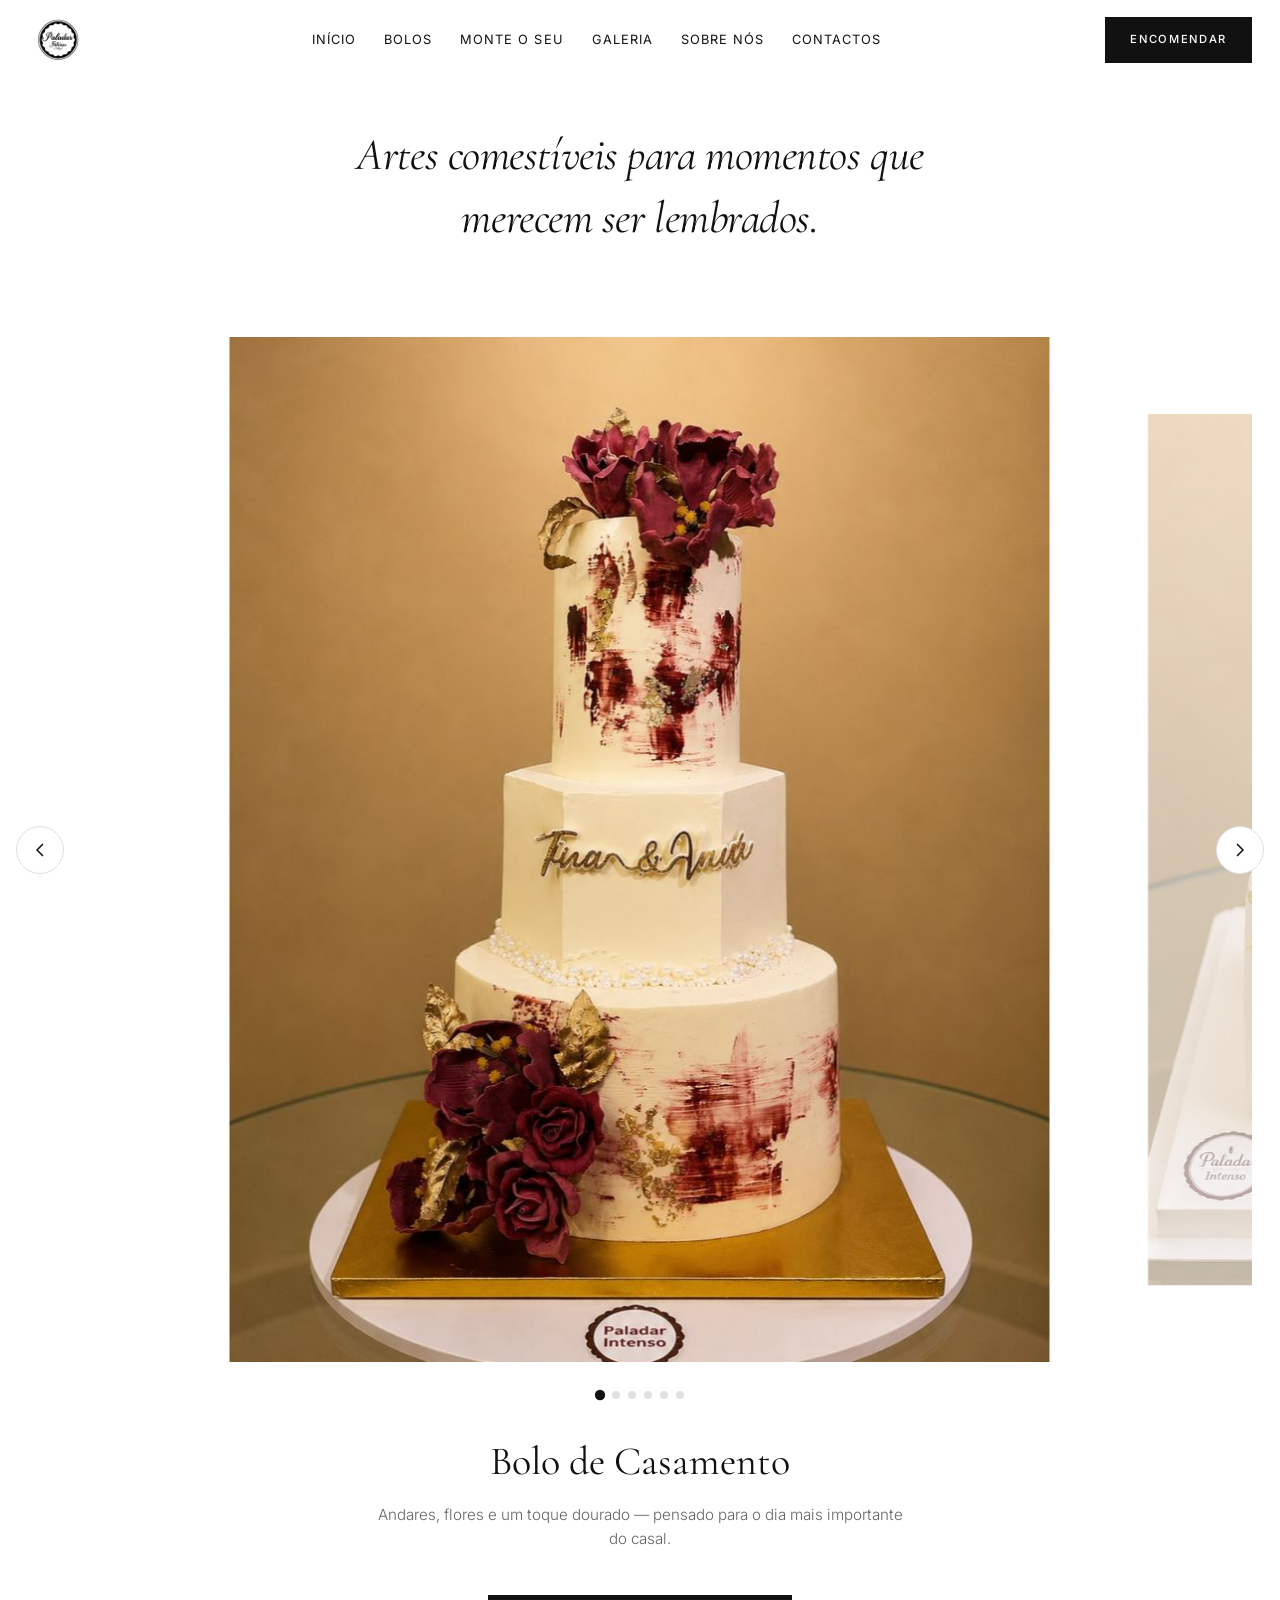
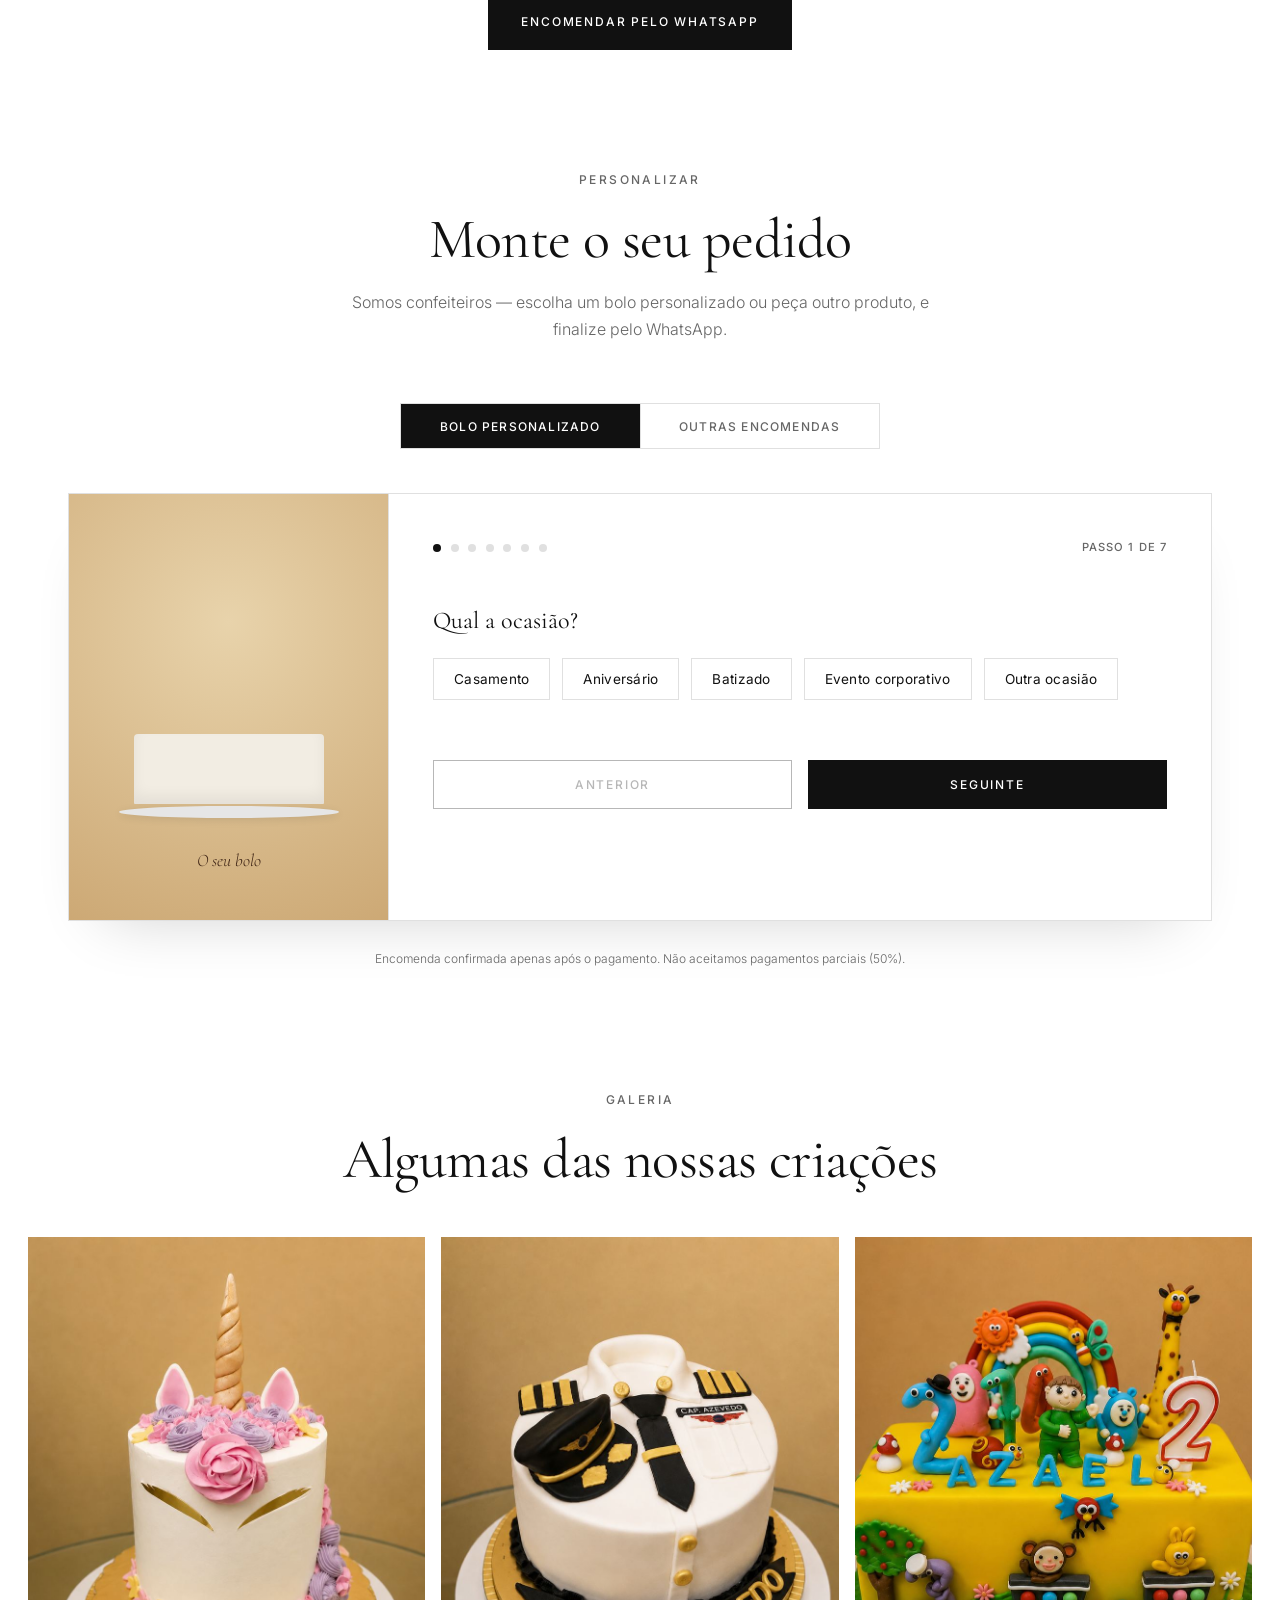
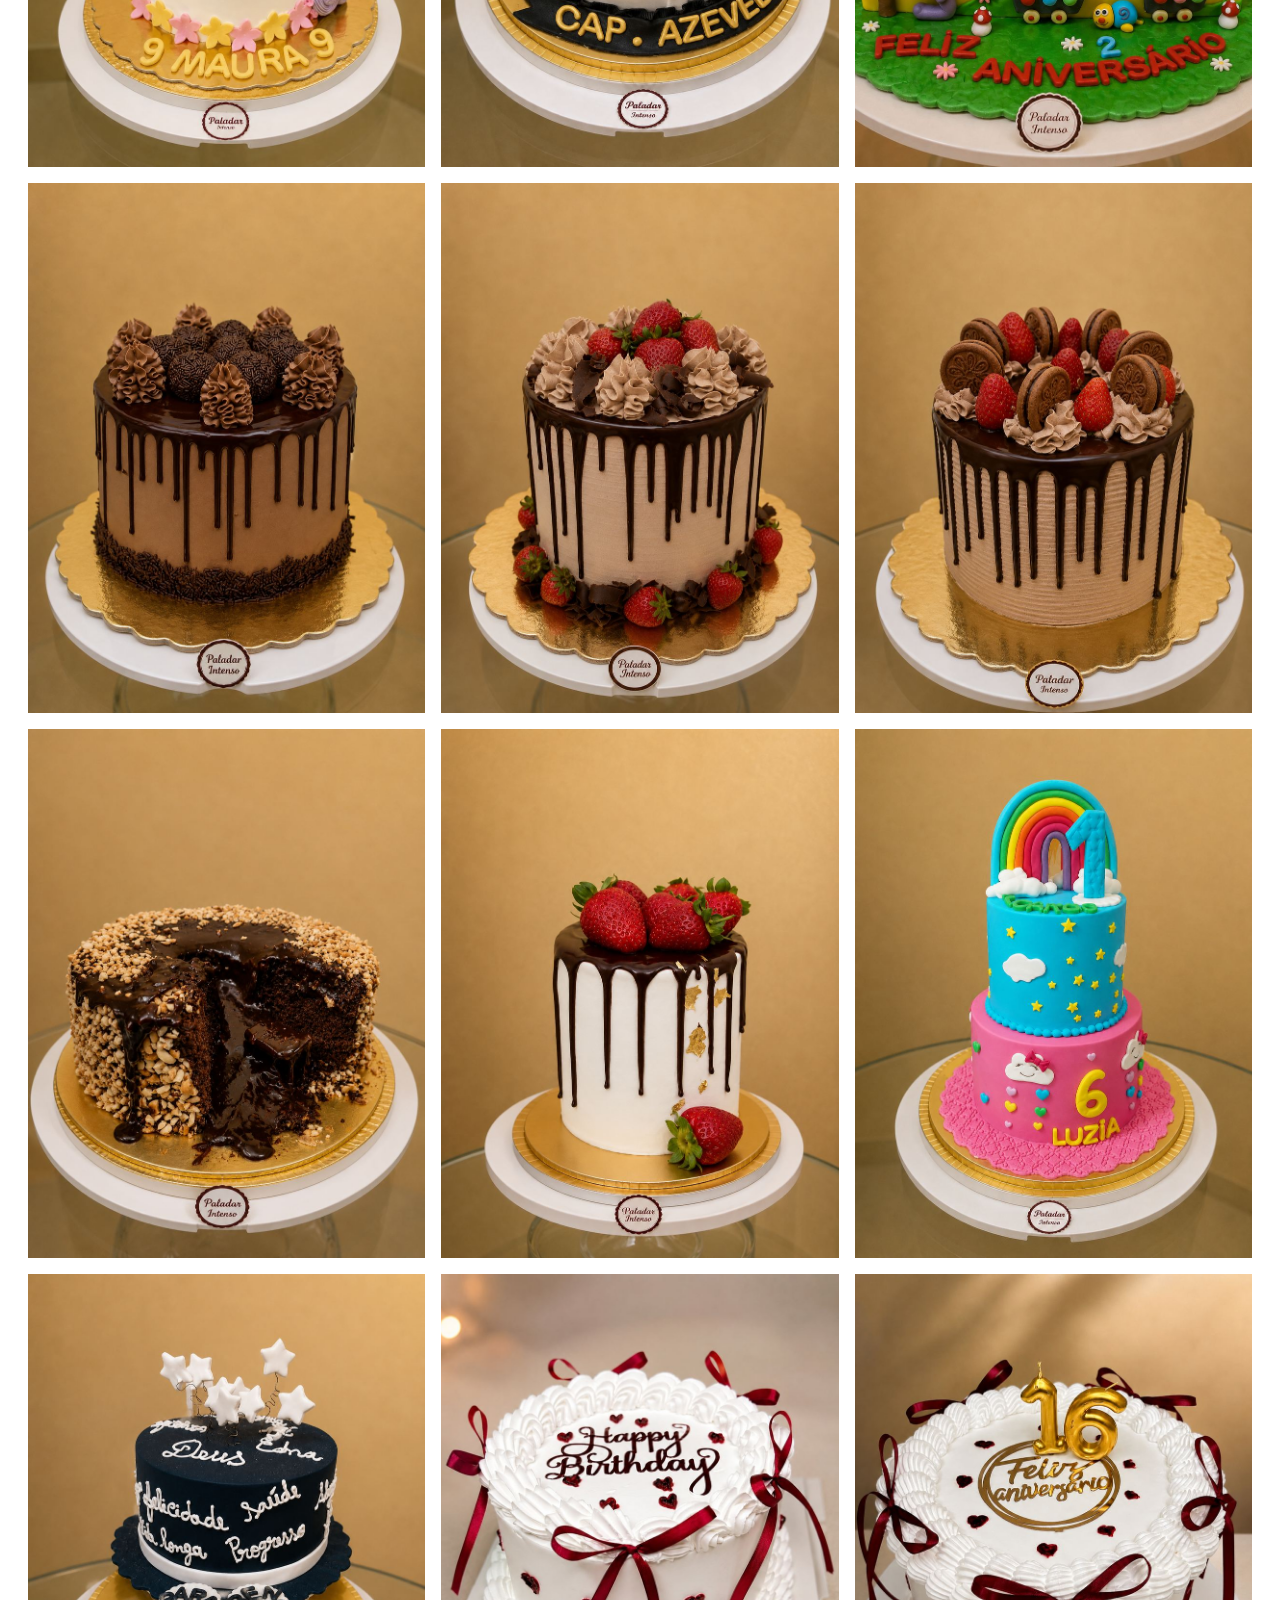
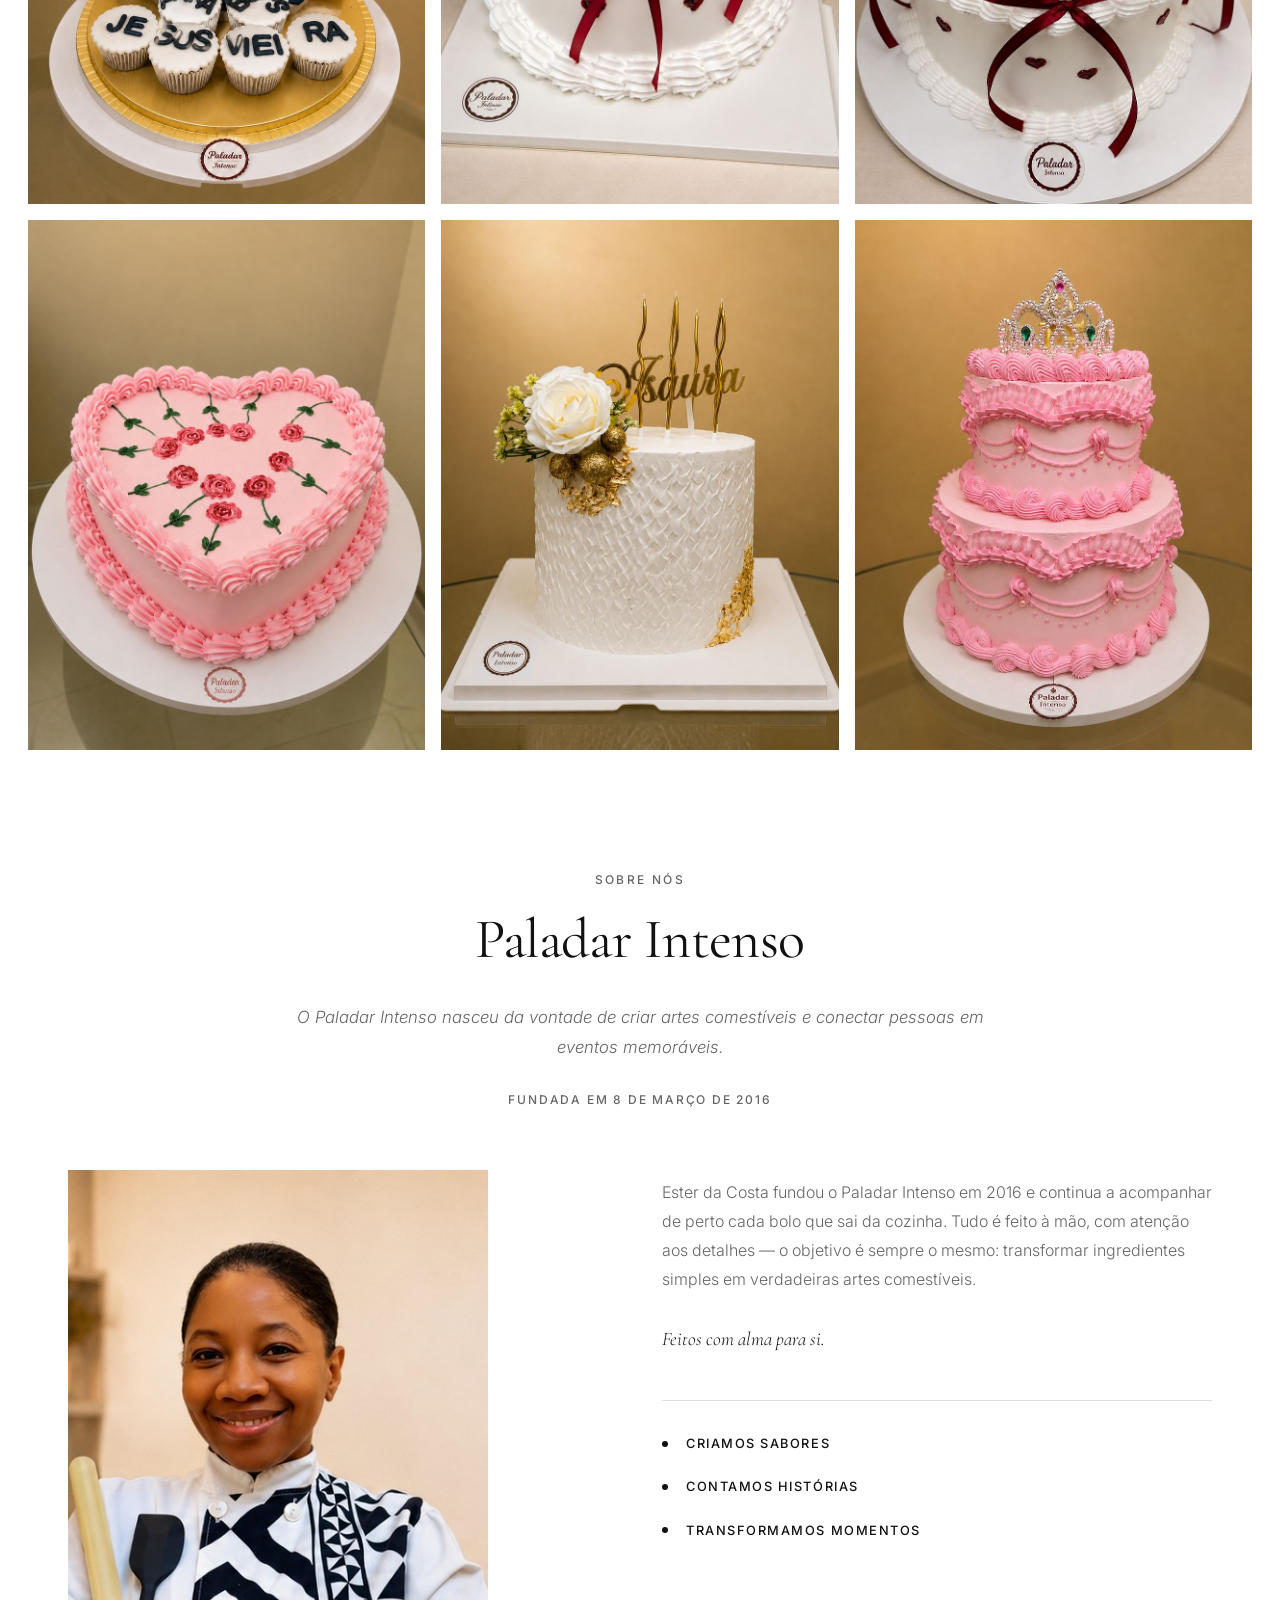
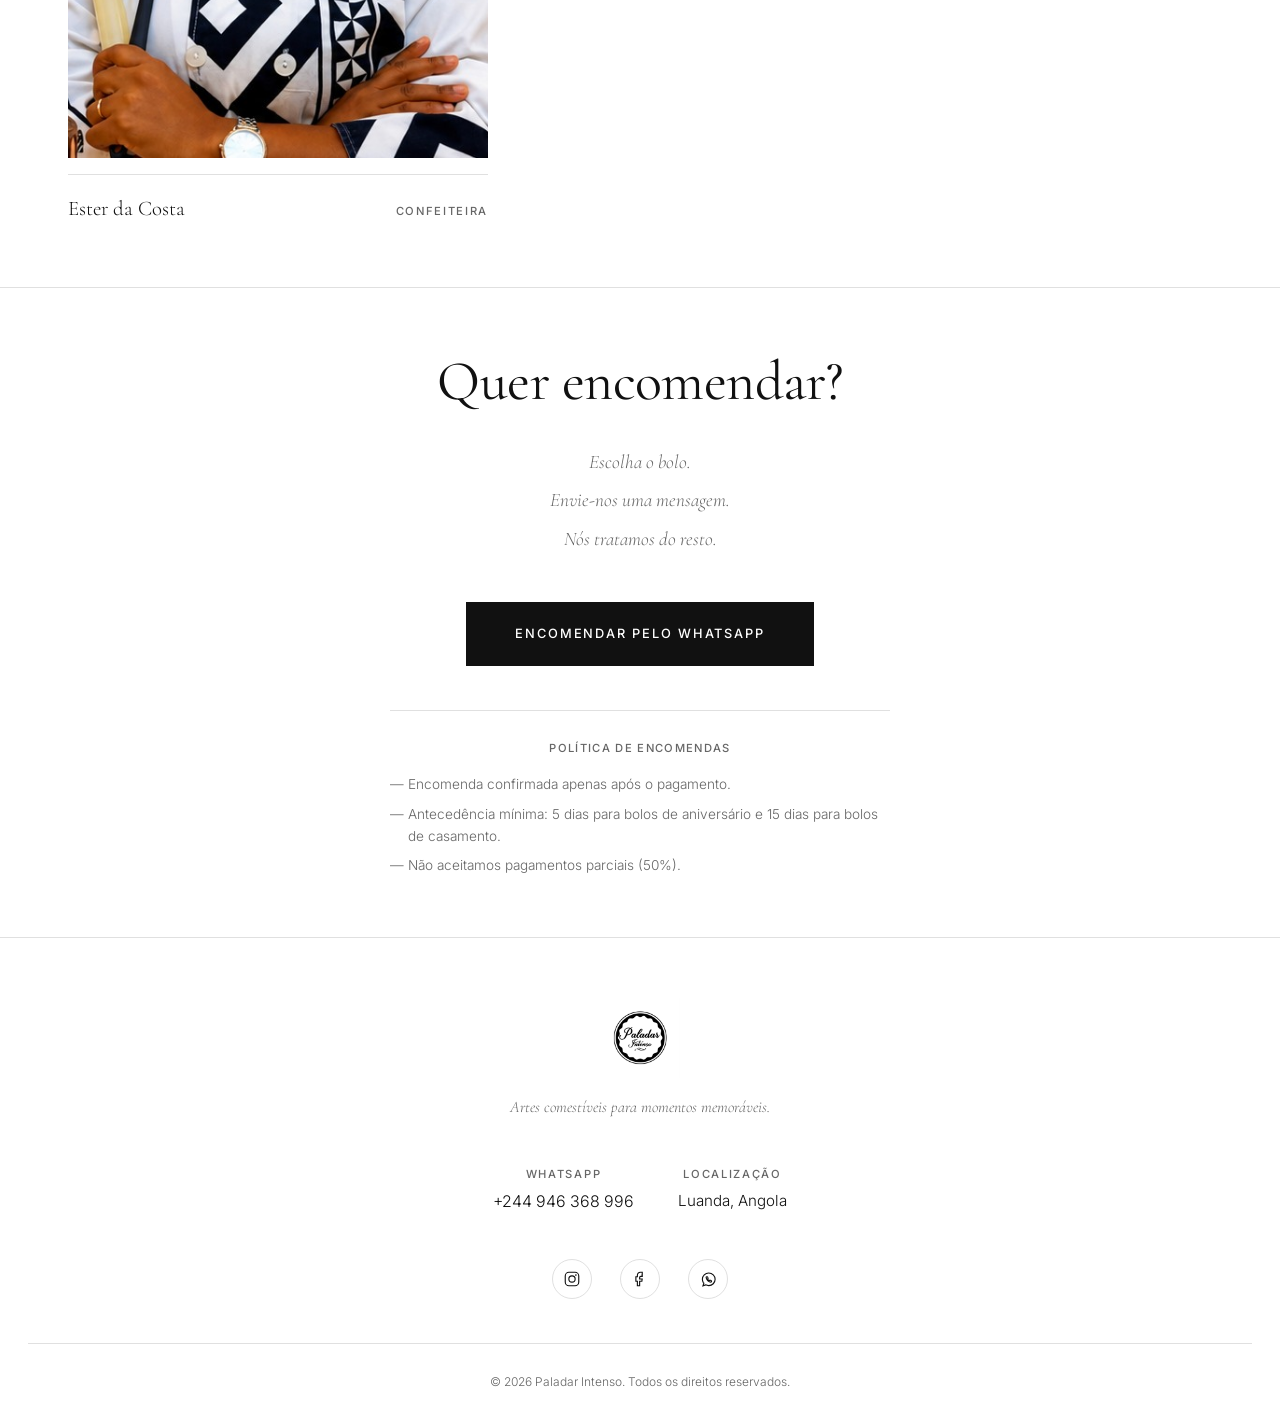
<file: index.html>
<!DOCTYPE html>
<html lang="pt">
<head>
  <meta charset="UTF-8">
  <meta name="viewport" content="width=device-width, initial-scale=1.0">
  <meta name="description" content="Paladar Intenso — Artes comestíveis para momentos que merecem ser lembrados. Confeitaria artesanal em Luanda, Angola.">
  <title>Paladar Intenso</title>

  <link rel="canonical" href="https://www.paladarintenso.ao/">

  <meta property="og:type" content="website">
  <meta property="og:site_name" content="Paladar Intenso">
  <meta property="og:title" content="Paladar Intenso — Confeitaria Artesanal em Luanda">
  <meta property="og:description" content="Artes comestíveis para momentos que merecem ser lembrados. Confeitaria artesanal feita com alma, em Luanda, Angola.">
  <meta property="og:image" content="https://www.paladarintenso.ao/assets/images/bolo-aniversario.jpg">
  <meta property="og:url" content="https://www.paladarintenso.ao/">
  <meta property="og:locale" content="pt_PT">
  <meta name="twitter:card" content="summary_large_image">
  <meta name="twitter:title" content="Paladar Intenso — Confeitaria Artesanal em Luanda">
  <meta name="twitter:description" content="Artes comestíveis para momentos que merecem ser lembrados. Confeitaria artesanal feita com alma, em Luanda, Angola.">
  <meta name="twitter:image" content="https://www.paladarintenso.ao/assets/images/bolo-aniversario.jpg">
  <meta name="theme-color" content="#111111">

  <link rel="preconnect" href="https://fonts.googleapis.com">
  <link rel="preconnect" href="https://fonts.gstatic.com" crossorigin>
  <link href="https://fonts.googleapis.com/css2?family=Cormorant+Garamond:ital,wght@0,400;0,500;0,600;1,400&family=Inter:wght@300;400;500&display=swap" rel="stylesheet">
  <link rel="stylesheet" href="css/style.css">
  <link rel="icon" type="image/png" href="assets/logo-light.png">

  <script type="application/ld+json">
  {
    "@context": "https://schema.org",
    "@type": "Bakery",
    "name": "Paladar Intenso",
    "description": "Artes comestíveis para momentos que merecem ser lembrados. Confeitaria artesanal em Luanda, Angola.",
    "image": "https://www.paladarintenso.ao/assets/images/bolo-aniversario.jpg",
    "url": "https://www.paladarintenso.ao/",
    "telephone": "+244946368996",
    "address": {
      "@type": "PostalAddress",
      "addressLocality": "Luanda",
      "addressCountry": "AO"
    },
    "sameAs": [
      "https://www.instagram.com/paladarintenso/",
      "https://www.facebook.com/variedadesdesabor"
    ]
  }
  </script>
</head>
<body>

  <!-- Cabeçalho -->
  <header class="header" id="header">
    <div class="header__inner">
      <a href="#inicio" class="header__logo">
        <img src="assets/logo-light.png" alt="Paladar Intenso" width="80" height="80">
      </a>

      <nav class="header__nav" id="nav">
        <a href="#inicio" class="nav-link">Início</a>
        <a href="#bolos" class="nav-link">Bolos</a>
        <a href="#montar" class="nav-link">Monte o Seu</a>
        <a href="#galeria" class="nav-link">Galeria</a>
        <a href="#sobre" class="nav-link">Sobre Nós</a>
        <a href="#contactos" class="nav-link">Contactos</a>
      </nav>

      <a href="#" class="btn btn--primary header__cta" id="header-whatsapp">
        Encomendar
      </a>

      <button class="header__menu-btn" id="menu-btn" aria-label="Abrir menu">
        <span></span>
        <span></span>
      </button>
    </div>
  </header>

  <!-- Hero -->
  <section class="hero" id="inicio">
    <div class="hero__content">
      <p class="hero__tagline">Artes comestíveis para momentos que merecem ser lembrados.</p>
    </div>
  </section>

  <!-- Carrossel de Bolos -->
  <section class="carousel-section" id="bolos">
    <div class="carousel" id="carousel">
      <button class="carousel__arrow carousel__arrow--prev" id="carousel-prev" aria-label="Bolo anterior">
        <svg width="24" height="24" viewBox="0 0 24 24" fill="none" stroke="currentColor" stroke-width="1.5">
          <path d="M15 18l-6-6 6-6"/>
        </svg>
      </button>

      <div class="carousel__viewport" id="carousel-viewport">
        <div class="carousel__track" id="carousel-track">
          <!-- Slides gerados via JavaScript -->
        </div>
      </div>

      <button class="carousel__arrow carousel__arrow--next" id="carousel-next" aria-label="Próximo bolo">
        <svg width="24" height="24" viewBox="0 0 24 24" fill="none" stroke="currentColor" stroke-width="1.5">
          <path d="M9 18l6-6-6-6"/>
        </svg>
      </button>
    </div>

    <div class="carousel__dots" id="carousel-dots"></div>

    <div class="carousel__info" id="carousel-info">
      <h2 class="carousel__title" id="carousel-title"></h2>
      <p class="carousel__desc" id="carousel-desc"></p>
      <a href="#" class="btn btn--primary carousel__order" id="carousel-order">
        Encomendar pelo WhatsApp
      </a>
    </div>
  </section>

  <!-- Monte o Seu Pedido -->
  <section class="builder" id="montar">
    <div class="builder__header">
      <span class="section-label">Personalizar</span>
      <h2 class="section-title">Monte o seu pedido</h2>
      <p class="builder__intro">Somos confeiteiros — escolha um bolo personalizado ou peça outro produto, e finalize pelo WhatsApp.</p>
    </div>

    <div class="builder__mode-toggle" id="builder-mode-toggle">
      <button type="button" class="builder__mode-btn active" data-mode="cake">Bolo personalizado</button>
      <button type="button" class="builder__mode-btn" data-mode="other">Outras Encomendas</button>
    </div>

    <div class="builder__layout" id="cake-mode-panel">
      <div class="builder__preview">
        <div class="builder__cake" id="cake-preview" aria-hidden="true">
          <div class="builder__cake-toppers" id="cake-toppers"></div>
          <div class="cake-tier cake-tier--3" data-tier="3"></div>
          <div class="cake-tier cake-tier--2" data-tier="2"></div>
          <div class="cake-tier cake-tier--1" data-tier="1"></div>
          <div class="cake-plate"></div>
        </div>
        <p class="builder__preview-label" id="preview-label">O seu bolo</p>
      </div>

      <div class="builder__panel">
        <div class="builder__steps" id="builder-steps">
          <div class="builder__progress-row">
            <div class="builder__progress">
              <span class="builder__step-dot active" data-step="0"></span>
              <span class="builder__step-dot" data-step="1"></span>
              <span class="builder__step-dot" data-step="2"></span>
              <span class="builder__step-dot" data-step="3"></span>
              <span class="builder__step-dot" data-step="4"></span>
              <span class="builder__step-dot" data-step="5"></span>
              <span class="builder__step-dot" data-step="6"></span>
            </div>
            <span class="builder__step-counter" id="step-counter">Passo 1 de 7</span>
          </div>

          <!-- Passo 1: Ocasião -->
          <div class="builder__step active" data-step="0">
            <h3 class="builder__step-title">Qual a ocasião?</h3>
            <div class="builder__options" data-field="occasion">
              <button type="button" class="builder__option" data-value="Casamento">Casamento</button>
              <button type="button" class="builder__option" data-value="Aniversário">Aniversário</button>
              <button type="button" class="builder__option" data-value="Batizado">Batizado</button>
              <button type="button" class="builder__option" data-value="Evento corporativo">Evento corporativo</button>
              <button type="button" class="builder__option" data-value="Outra ocasião">Outra ocasião</button>
            </div>
          </div>

          <!-- Passo 2: Base -->
          <div class="builder__step" data-step="1">
            <h3 class="builder__step-title">Quantos andares?</h3>
            <div class="builder__options" data-field="tiers">
              <button type="button" class="builder__option" data-value="1">1 andar</button>
              <button type="button" class="builder__option" data-value="2">2 andares</button>
              <button type="button" class="builder__option" data-value="3">3 andares</button>
              <button type="button" class="builder__option" data-value="naked">Naked cake</button>
            </div>
          </div>

          <!-- Passo 3: Sabor -->
          <div class="builder__step" data-step="2">
            <h3 class="builder__step-title">Qual o sabor da massa?</h3>
            <div class="builder__options" data-field="flavor">
              <button type="button" class="builder__option builder__option--swatch" data-value="Chocolate"><span class="builder__swatch" style="background:#3d2314"></span>Chocolate</button>
              <button type="button" class="builder__option builder__option--swatch" data-value="Red Velvet"><span class="builder__swatch" style="background:#8b2942"></span>Red Velvet</button>
              <button type="button" class="builder__option builder__option--swatch" data-value="Baunilha"><span class="builder__swatch" style="background:#f5f0e8"></span>Baunilha</button>
              <button type="button" class="builder__option builder__option--swatch" data-value="Limão"><span class="builder__swatch" style="background:#f5f5dc"></span>Limão</button>
              <button type="button" class="builder__option builder__option--swatch" data-value="Coco"><span class="builder__swatch" style="background:#fafafa"></span>Coco</button>
              <button type="button" class="builder__option builder__option--swatch" data-value="Misto"><span class="builder__swatch" style="background:#e8e0d8"></span>Misto</button>
              <button type="button" class="builder__option builder__option--swatch builder__option--custom" data-value="Outro sabor"><span class="builder__swatch builder__swatch--custom">+</span>Outro sabor</button>
            </div>

            <div class="builder__field builder__field--custom hidden" id="custom-flavor-field">
              <label class="builder__label" for="custom-flavor">Qual sabor gostaria?</label>
              <input type="text" id="custom-flavor" class="builder__input" placeholder="Ex: Maracujá, Manga, Baunilha com Nutella...">
            </div>
          </div>

          <!-- Passo 4: Cobertura -->
          <div class="builder__step" data-step="3">
            <h3 class="builder__step-title">Que tipo de cobertura?</h3>
            <div class="builder__options" data-field="covering">
              <button type="button" class="builder__option" data-value="Chantilly">Chantilly</button>
              <button type="button" class="builder__option" data-value="Buttercream">Buttercream</button>
              <button type="button" class="builder__option" data-value="Pasta americana">Pasta americana</button>
              <button type="button" class="builder__option" data-value="Ganache">Ganache</button>
              <button type="button" class="builder__option builder__option--custom" data-value="Outra cobertura"><span class="builder__swatch builder__swatch--custom">+</span>Outra cobertura</button>
            </div>

            <div class="builder__field builder__field--custom hidden" id="custom-covering-field">
              <label class="builder__label" for="custom-covering">Qual cobertura gostaria?</label>
              <input type="text" id="custom-covering" class="builder__input" placeholder="Ex: Glacê real, Merengue suíço...">
            </div>
          </div>

          <!-- Passo 5: Tamanho -->
          <div class="builder__step" data-step="4">
            <h3 class="builder__step-title">Para quantas pessoas?</h3>
            <div class="builder__options" data-field="size">
              <button type="button" class="builder__option" data-value="15–20 pessoas">15–20 pessoas</button>
              <button type="button" class="builder__option" data-value="25–30 pessoas">25–30 pessoas</button>
              <button type="button" class="builder__option" data-value="40–50 pessoas">40–50 pessoas</button>
              <button type="button" class="builder__option" data-value="50+ pessoas">50+ pessoas</button>
            </div>
          </div>

          <!-- Passo 6: Decoração -->
          <div class="builder__step" data-step="5">
            <h3 class="builder__step-title">Estilo de decoração</h3>
            <div class="builder__options" data-field="decoration">
              <button type="button" class="builder__option" data-value="Minimalista">Minimalista</button>
              <button type="button" class="builder__option" data-value="Floral">Floral</button>
              <button type="button" class="builder__option" data-value="Temático">Temático</button>
              <button type="button" class="builder__option" data-value="Elegante com detalhes dourados">Elegante com detalhes dourados</button>
            </div>

            <h3 class="builder__step-title builder__step-title--sub">Extras (opcional)</h3>
            <div class="builder__options builder__options--multi" data-field="extras">
              <button type="button" class="builder__option builder__option--multi" data-value="Topper personalizado">Topper personalizado</button>
              <button type="button" class="builder__option builder__option--multi" data-value="Flores naturais">Flores naturais</button>
              <button type="button" class="builder__option builder__option--multi" data-value="Frutas frescas">Frutas frescas</button>
              <button type="button" class="builder__option builder__option--multi" data-value="Macarons">Macarons</button>
              <button type="button" class="builder__option builder__option--multi" data-value="Velas">Velas</button>
            </div>
          </div>

          <!-- Passo 7: Detalhes finais -->
          <div class="builder__step" data-step="6">
            <h3 class="builder__step-title">Detalhes finais</h3>

            <div class="builder__field">
              <label class="builder__label" for="cake-name">O seu nome</label>
              <input type="text" id="cake-name" class="builder__input" placeholder="Como se chama?">
            </div>

            <div class="builder__field">
              <label class="builder__label" for="cake-message">Mensagem no bolo (opcional)</label>
              <input type="text" id="cake-message" class="builder__input" placeholder="Ex: Feliz Aniversário, Maria">
            </div>

            <div class="builder__field">
              <label class="builder__label" for="cake-date">Data desejada</label>
              <input type="date" id="cake-date" class="builder__input">
              <span class="builder__hint">Antecedência mínima: 5 dias para aniversário, 15 dias para casamento.</span>
            </div>

            <div class="builder__field">
              <label class="builder__label" for="cake-notes">Notas adicionais (opcional)</label>
              <textarea id="cake-notes" class="builder__input builder__textarea" rows="3" placeholder="Alergias, referências, cores preferidas..."></textarea>
            </div>

            <div class="builder__summary" id="builder-summary">
              <h4 class="builder__summary-title">Resumo da encomenda</h4>
              <ul class="builder__summary-list" id="summary-list"></ul>
            </div>
          </div>
        </div>

        <div class="builder__nav">
          <button type="button" class="btn btn--outline" id="builder-prev" disabled>Anterior</button>
          <button type="button" class="btn btn--primary" id="builder-next">Seguinte</button>
          <a href="#" class="btn btn--primary builder__order-btn hidden" id="builder-order" target="_blank" rel="noopener">
            Finalizar encomenda
          </a>
        </div>
      </div>
    </div>

    <div class="builder__other-panel hidden" id="other-mode-panel">
      <div class="builder__field">
        <label class="builder__label" for="other-name">O seu nome</label>
        <input type="text" id="other-name" class="builder__input" placeholder="Como se chama?">
      </div>

      <div class="builder__field">
        <label class="builder__label" for="other-item">O que pretende encomendar</label>
        <textarea id="other-item" class="builder__input builder__textarea" rows="3" placeholder="Ex: Cupcakes, torta, doces para festa..."></textarea>
      </div>

      <div class="builder__field">
        <label class="builder__label" for="other-quantity">Quantidade</label>
        <input type="text" id="other-quantity" class="builder__input" placeholder="Ex: 20 unidades, 2 bandejas...">
      </div>

      <div class="builder__field">
        <label class="builder__label" for="other-date">Data desejada</label>
        <input type="date" id="other-date" class="builder__input">
        <span class="builder__hint">Antecedência mínima: 5 dias.</span>
      </div>

      <div class="builder__field">
        <label class="builder__label" for="other-notes">Informação adicional (opcional)</label>
        <textarea id="other-notes" class="builder__input builder__textarea" rows="3" placeholder="Alergias, preferências, local de entrega..."></textarea>
      </div>

      <a href="#" class="btn btn--primary other-orders__submit" id="other-order-whatsapp" target="_blank" rel="noopener">
        Pedir pelo WhatsApp
      </a>
    </div>

    <p class="builder__payment-note">Encomenda confirmada apenas após o pagamento. Não aceitamos pagamentos parciais (50%).</p>
  </section>

  <!-- Galeria -->
  <section class="gallery" id="galeria">
    <div class="gallery__header">
      <span class="section-label">Galeria</span>
      <h2 class="section-title">Algumas das nossas criações</h2>
    </div>
    <div class="gallery__grid" id="gallery-grid">
      <!-- Imagens geradas via JavaScript -->
    </div>
  </section>

  <!-- Sobre Nós -->
  <section class="about" id="sobre">
    <div class="about__intro">
      <span class="section-label">Sobre Nós</span>
      <h2 class="section-title">Paladar Intenso</h2>
      <p class="about__concept">
        O Paladar Intenso nasceu da vontade de criar artes comestíveis e conectar pessoas em eventos memoráveis.
      </p>
      <p class="about__founded">Fundada em 8 de Março de 2016</p>
    </div>

    <div class="about__founder">
      <figure class="about__portrait">
        <div class="about__photo">
          <img src="assets/images/fundadora.jpg" alt="Ester da Costa — Confeiteira e fundadora do Paladar Intenso" id="founder-photo" class="loaded">
        </div>
        <figcaption class="about__caption">
          <span class="about__caption-name">Ester da Costa</span>
          <span class="about__caption-role">Confeiteira</span>
        </figcaption>
      </figure>
      <div class="about__text">
        <div class="about__bio">
          <p>
            Ester da Costa fundou o Paladar Intenso em 2016 e continua a acompanhar de perto cada
            bolo que sai da cozinha. Tudo é feito à mão, com atenção aos detalhes — o objetivo é
            sempre o mesmo: transformar ingredientes simples em verdadeiras artes comestíveis.
          </p>
          <p class="about__tagline">Feitos com alma para si.</p>
        </div>

        <ul class="about__values">
          <li class="about__value">
            <span class="about__value-label">Criamos sabores</span>
          </li>
          <li class="about__value">
            <span class="about__value-label">Contamos histórias</span>
          </li>
          <li class="about__value">
            <span class="about__value-label">Transformamos momentos</span>
          </li>
        </ul>
      </div>
    </div>
  </section>

  <!-- Encomendas -->
  <section class="order-cta">
    <div class="order-cta__content">
      <h2 class="section-title">Quer encomendar?</h2>
      <div class="order-cta__steps">
        <p>Escolha o bolo.</p>
        <p>Envie-nos uma mensagem.</p>
        <p>Nós tratamos do resto.</p>
      </div>
      <a href="#" class="btn btn--primary btn--large" id="order-whatsapp">
        Encomendar pelo WhatsApp
      </a>

      <div class="order-cta__policy">
        <span class="order-cta__policy-label">Política de encomendas</span>
        <ul>
          <li>Encomenda confirmada apenas após o pagamento.</li>
          <li>Antecedência mínima: 5 dias para bolos de aniversário e 15 dias para bolos de casamento.</li>
          <li>Não aceitamos pagamentos parciais (50%).</li>
        </ul>
      </div>
    </div>
  </section>

  <!-- Contactos / Rodapé -->
  <footer class="footer" id="contactos">
    <div class="footer__brand">
      <img src="assets/logo-light.png" alt="Paladar Intenso" class="footer__logo" width="100" height="100">
      <p class="footer__tagline">Artes comestíveis para momentos memoráveis.</p>
    </div>

    <div class="footer__contact">
      <div class="footer__item">
        <span class="footer__label">WhatsApp</span>
        <a href="https://wa.me/244946368996" class="footer__link">+244 946 368 996</a>
      </div>
      <div class="footer__item">
        <span class="footer__label">Localização</span>
        <span class="footer__text">Luanda, Angola</span>
      </div>
    </div>

    <div class="footer__social">
      <a href="https://www.instagram.com/paladarintenso/" class="footer__social-link" id="link-instagram" aria-label="Instagram" target="_blank" rel="noopener">
        <svg width="18" height="18" viewBox="0 0 24 24" fill="none" stroke="currentColor" stroke-width="1.5">
          <rect x="3" y="3" width="18" height="18" rx="5"/>
          <circle cx="12" cy="12" r="4.2"/>
          <circle cx="17.2" cy="6.8" r="1.1" fill="currentColor" stroke="none"/>
        </svg>
      </a>
      <a href="https://www.facebook.com/variedadesdesabor" class="footer__social-link" id="link-facebook" aria-label="Facebook" target="_blank" rel="noopener">
        <svg width="18" height="18" viewBox="0 0 24 24" fill="none" stroke="currentColor" stroke-width="1.5">
          <path d="M15 8.5h-2c-.8 0-1.5.7-1.5 1.5v2h3.4l-.4 3H11.5V21h-3v-6H6.5V9h2V7.2C8.5 4.9 10 3 12.5 3H15v3.5c-.1 0-1 0 0 0z"/>
        </svg>
      </a>
      <a href="https://wa.me/244946368996" class="footer__social-link" aria-label="WhatsApp" target="_blank" rel="noopener">
        <svg width="18" height="18" viewBox="0 0 24 24" fill="none" stroke="currentColor" stroke-width="1.5">
          <path d="M6.5 17.5l-1.2 3.5 3.6-1.2c1.2.7 2.6 1 4.1 1 4.7 0 8.5-3.8 8.5-8.4S17.7 4 13 4 4.5 7.8 4.5 12.4c0 1.6.4 3 1.2 4.3z"/>
          <path d="M9.5 9.8c0-.4.4-.8.8-.8h.6c.3 0 .6.2.7.5l.5 1.3c.1.3 0 .6-.2.8l-.5.5c.4 1 1.2 1.8 2.2 2.2l.5-.5c.2-.2.5-.3.8-.2l1.3.5c.3.1.5.4.5.7v.6c0 .4-.4.8-.8.8-3 0-6.4-3.4-6.4-6.4z"/>
        </svg>
      </a>
    </div>

    <p class="footer__copy">&copy; 2026 Paladar Intenso. Todos os direitos reservados.</p>
  </footer>

  <!-- Encomendar bolo da galeria -->
  <dialog class="gallery-modal" id="gallery-modal">
    <div class="gallery-modal__panel">
      <button type="button" class="gallery-modal__close" id="gallery-modal-close" aria-label="Fechar">
        <svg width="20" height="20" viewBox="0 0 24 24" fill="none" stroke="currentColor" stroke-width="1.5">
          <path d="M6 6l12 12M18 6L6 18"/>
        </svg>
      </button>
      <img class="gallery-modal__image" id="gallery-modal-image" alt="">
      <div class="gallery-modal__body">
        <h3 class="gallery-modal__title" id="gallery-modal-title"></h3>
        <div class="builder__field">
          <label class="builder__label" for="gallery-modal-note">Informação adicional (opcional)</label>
          <textarea id="gallery-modal-note" class="builder__input builder__textarea" rows="3" placeholder="Tamanho, data desejada, mensagem no bolo..."></textarea>
        </div>
        <a href="#" class="btn btn--primary gallery-modal__order" id="gallery-modal-order" target="_blank" rel="noopener">
          Encomendar pelo WhatsApp
        </a>
      </div>
    </div>
  </dialog>

  <script src="js/main.js"></script>
  <script src="js/builder.js"></script>
</body>
</html>
</file>
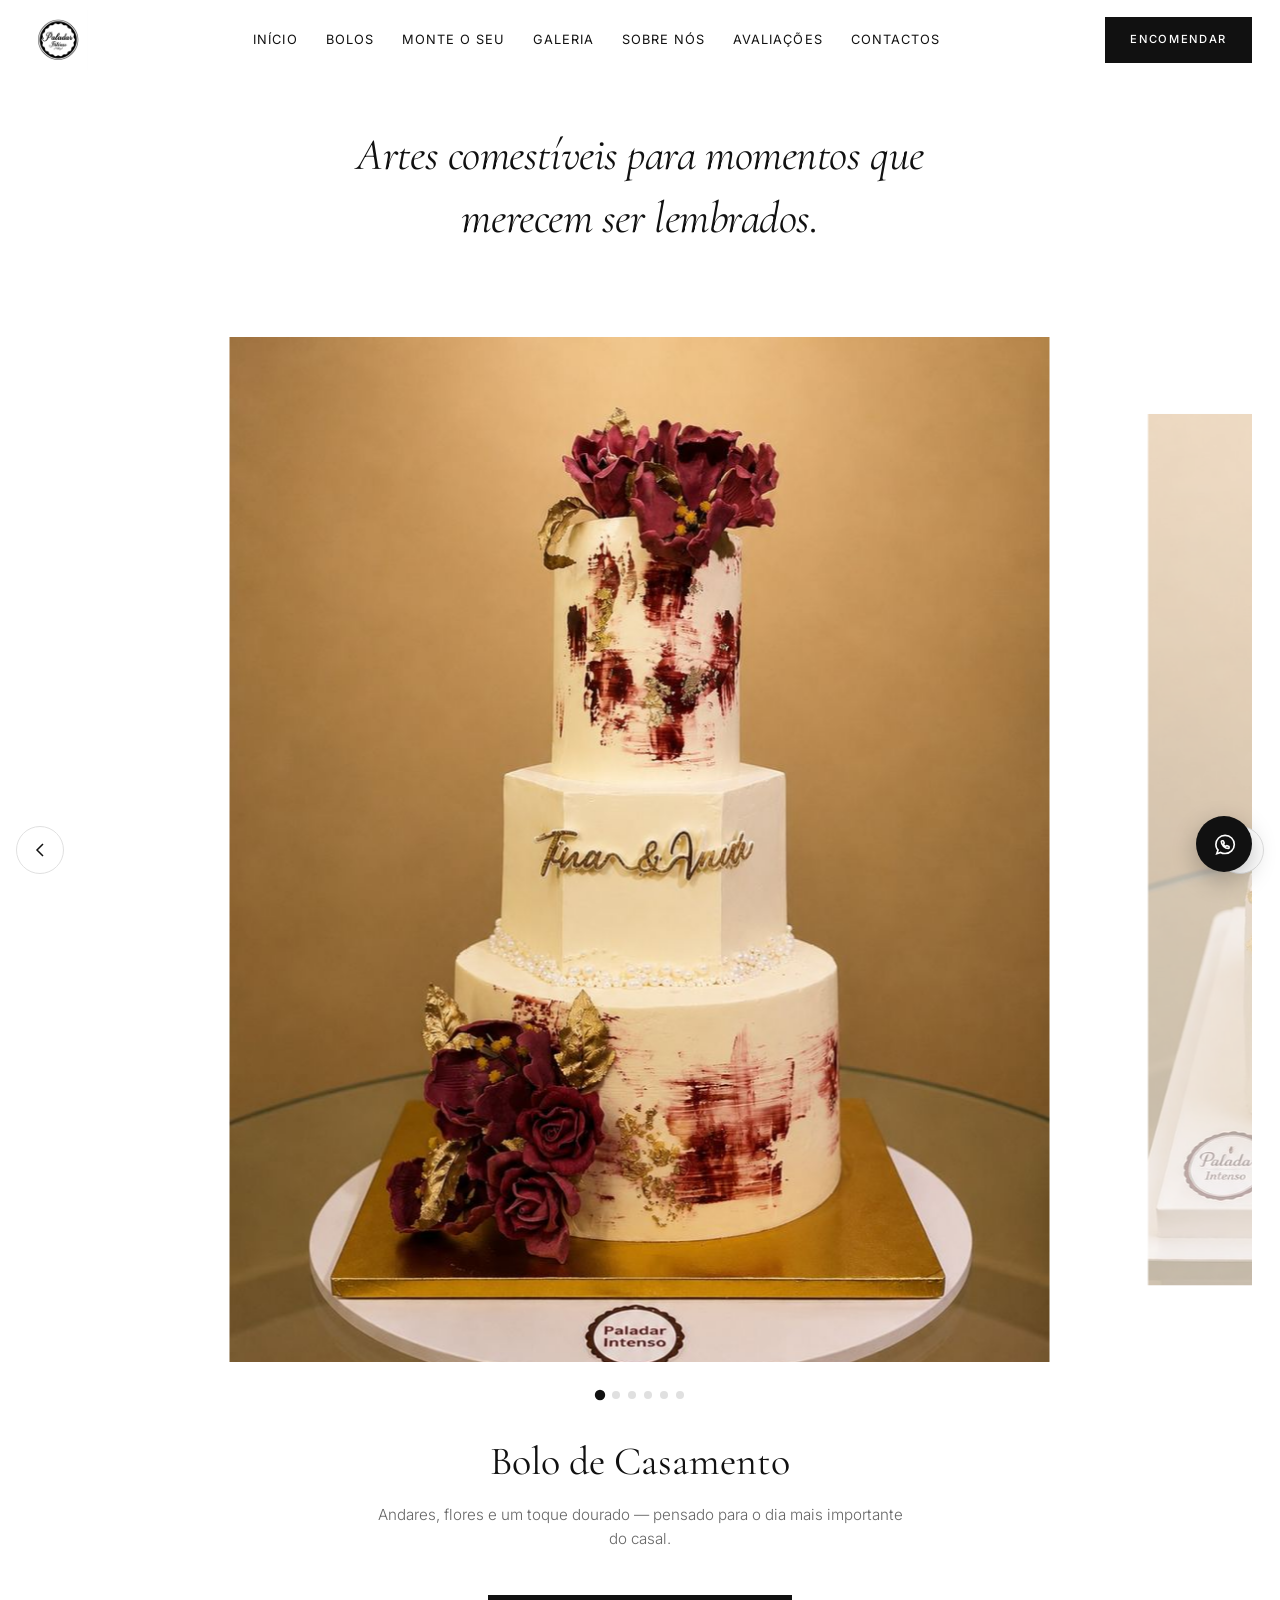
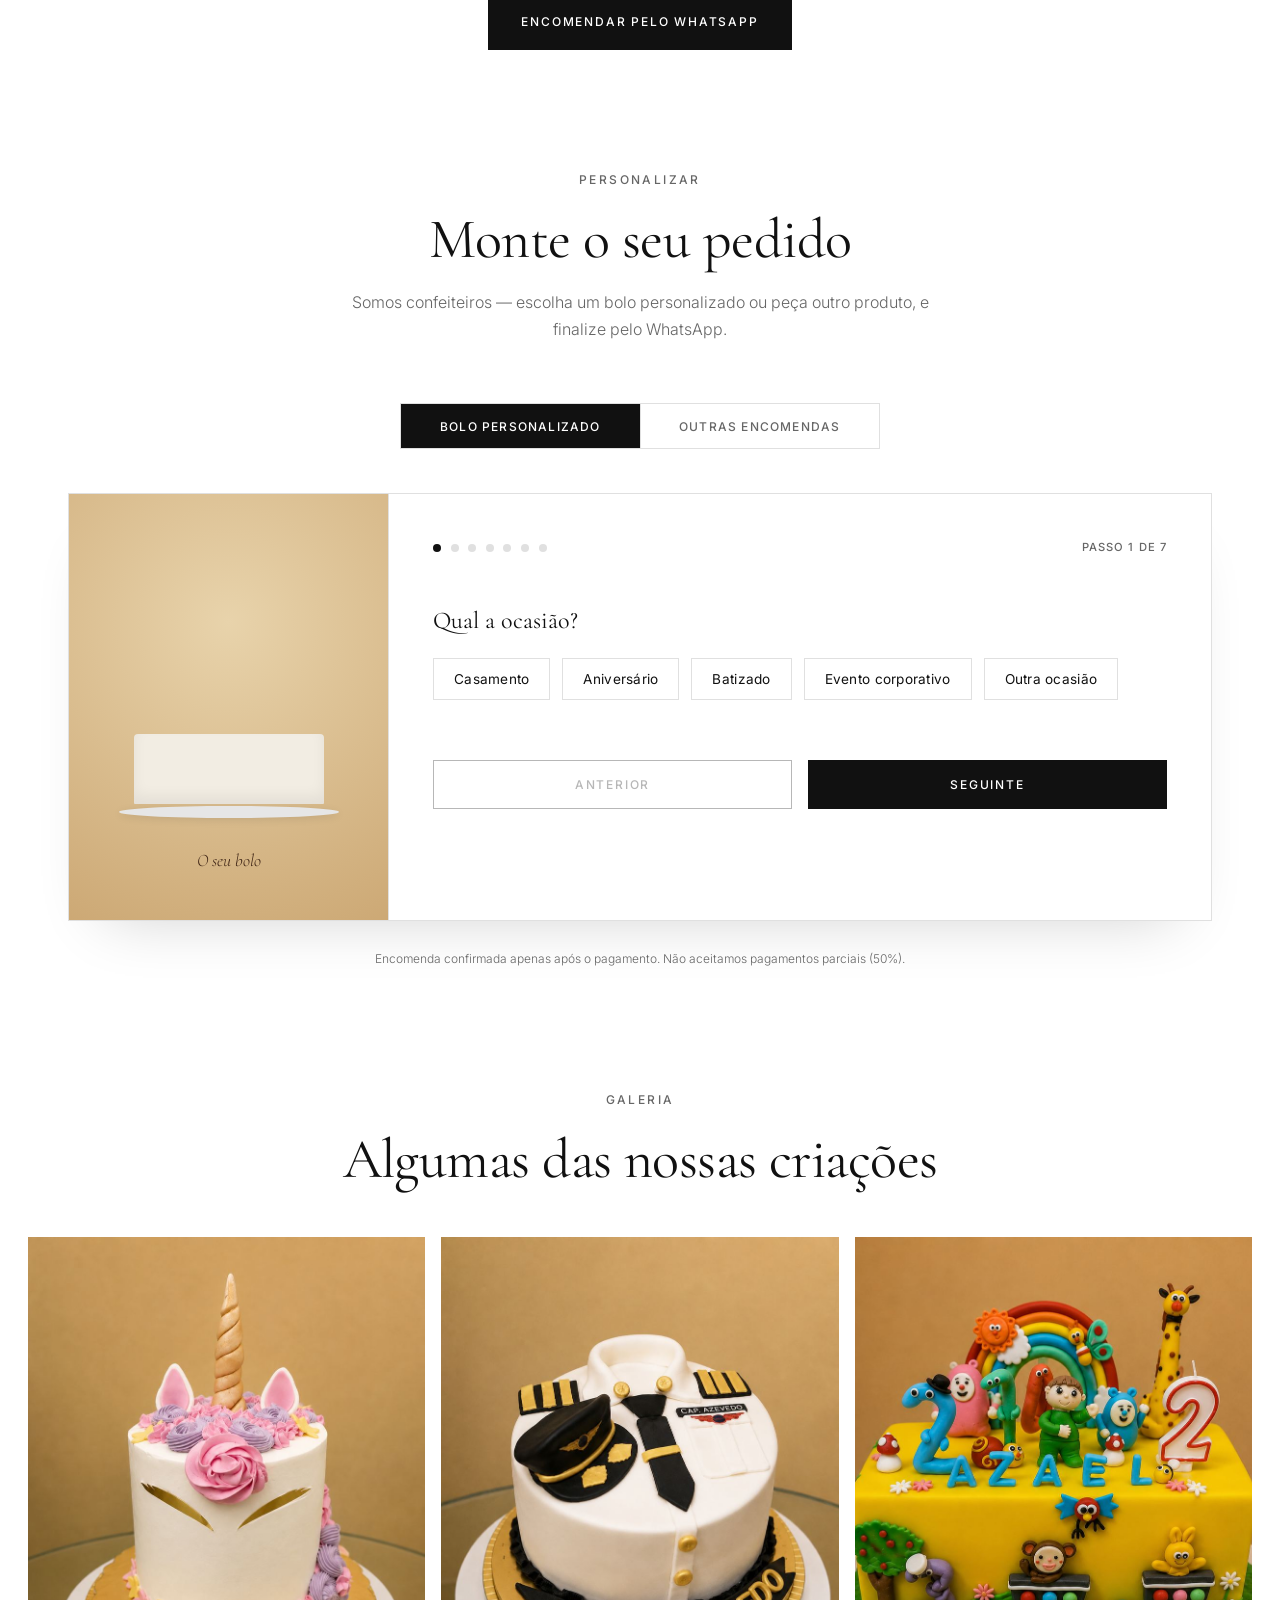
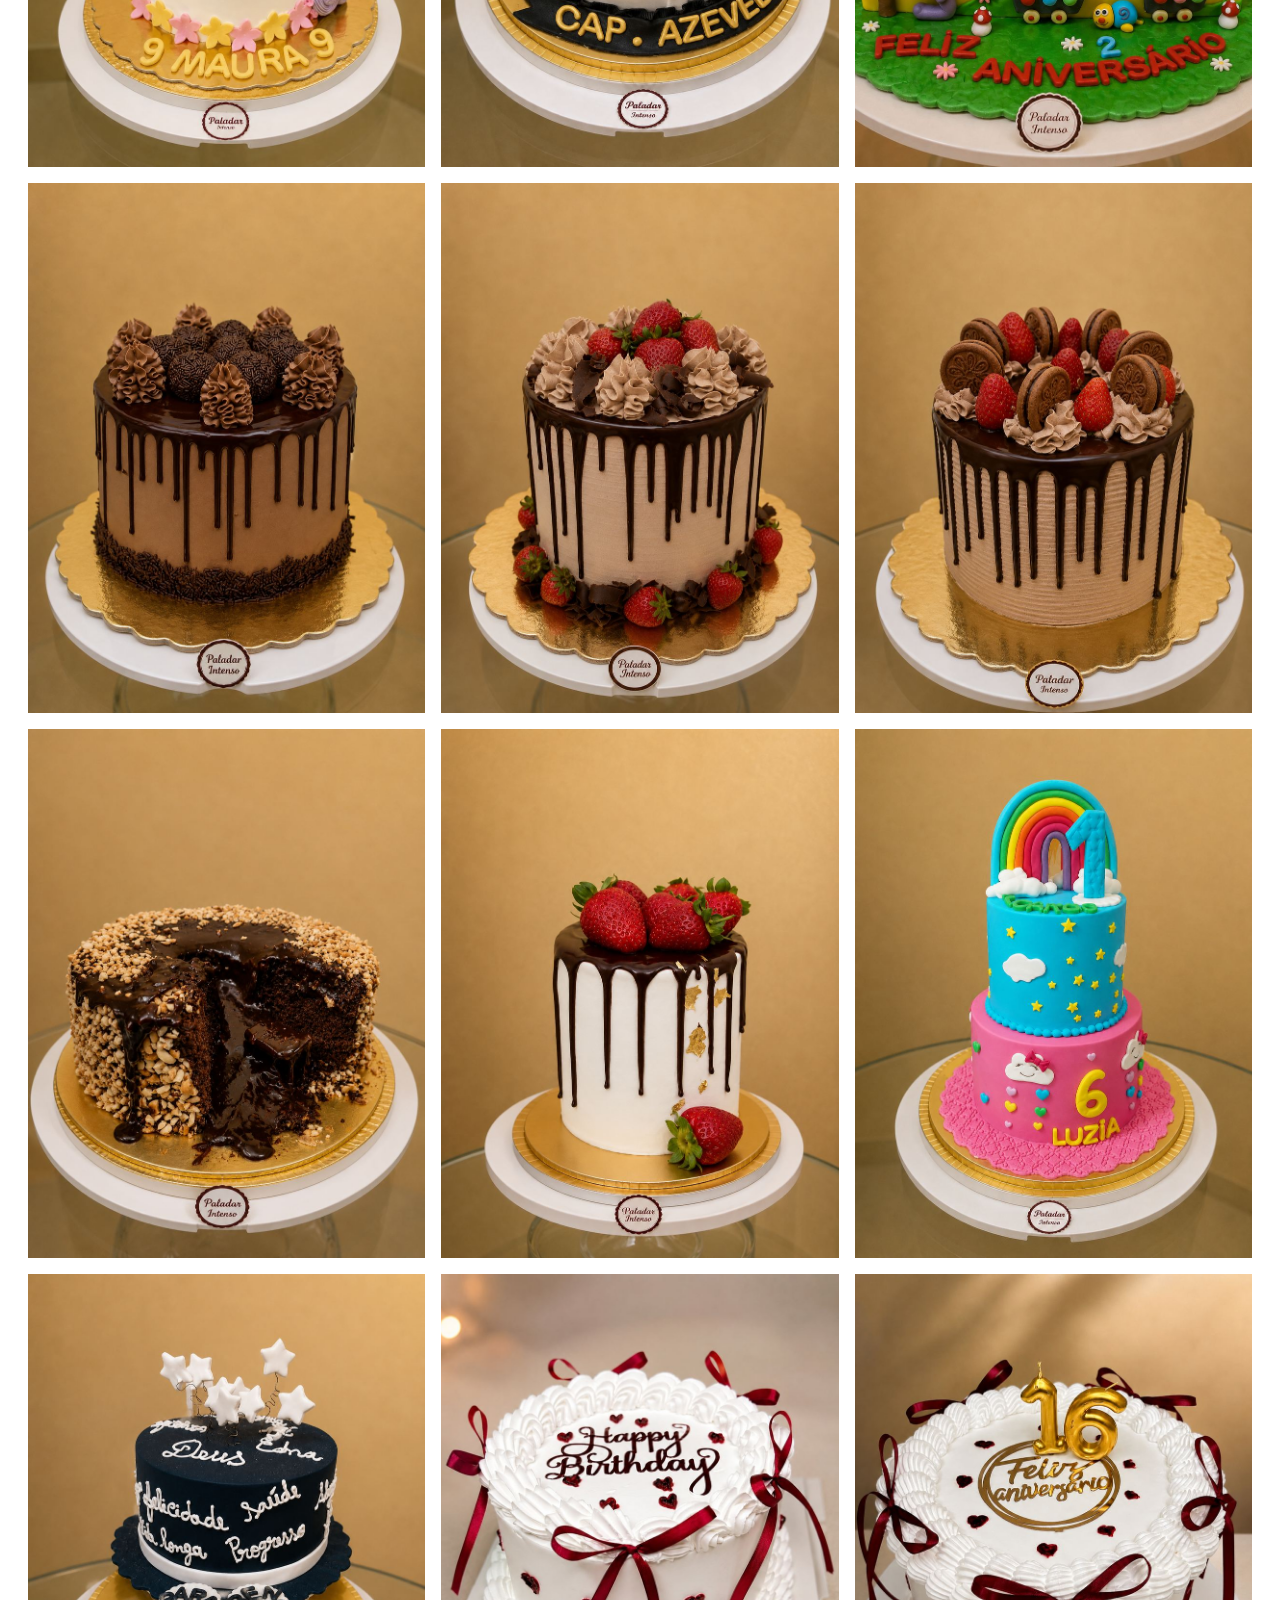
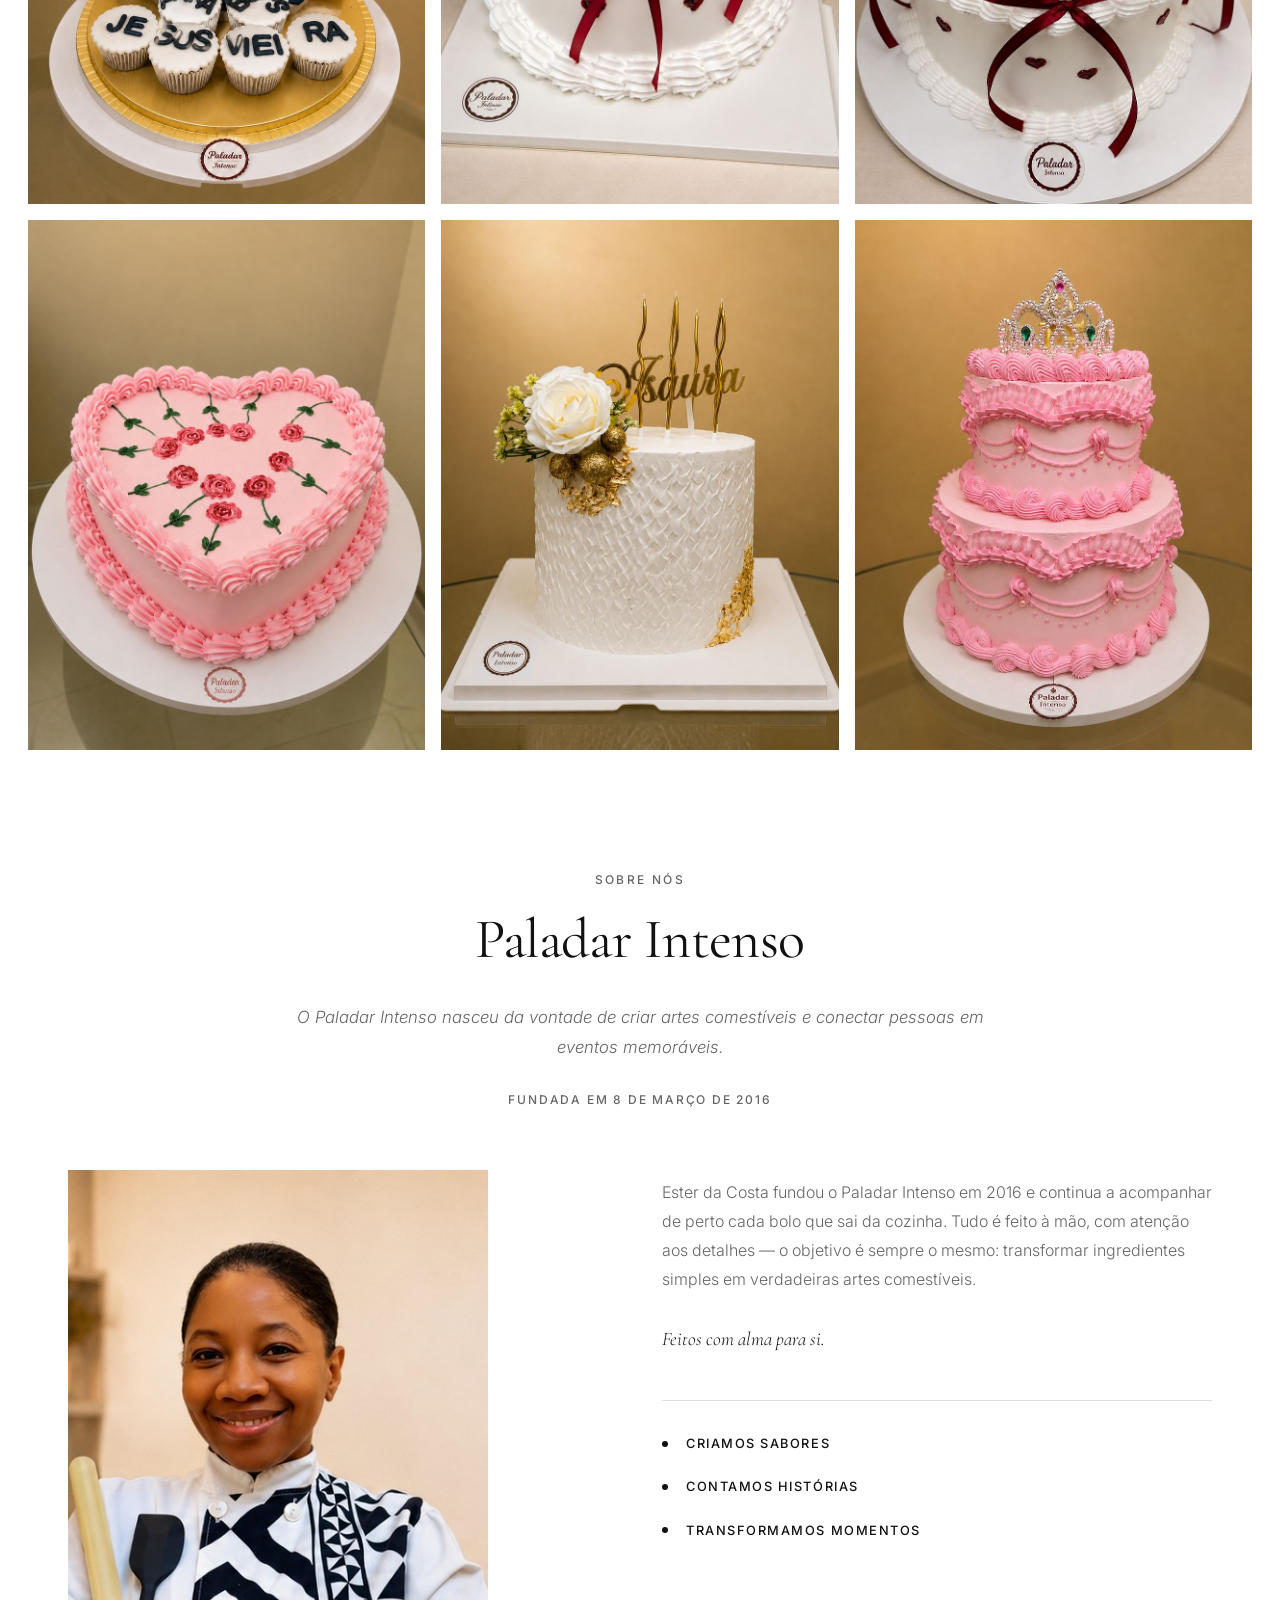
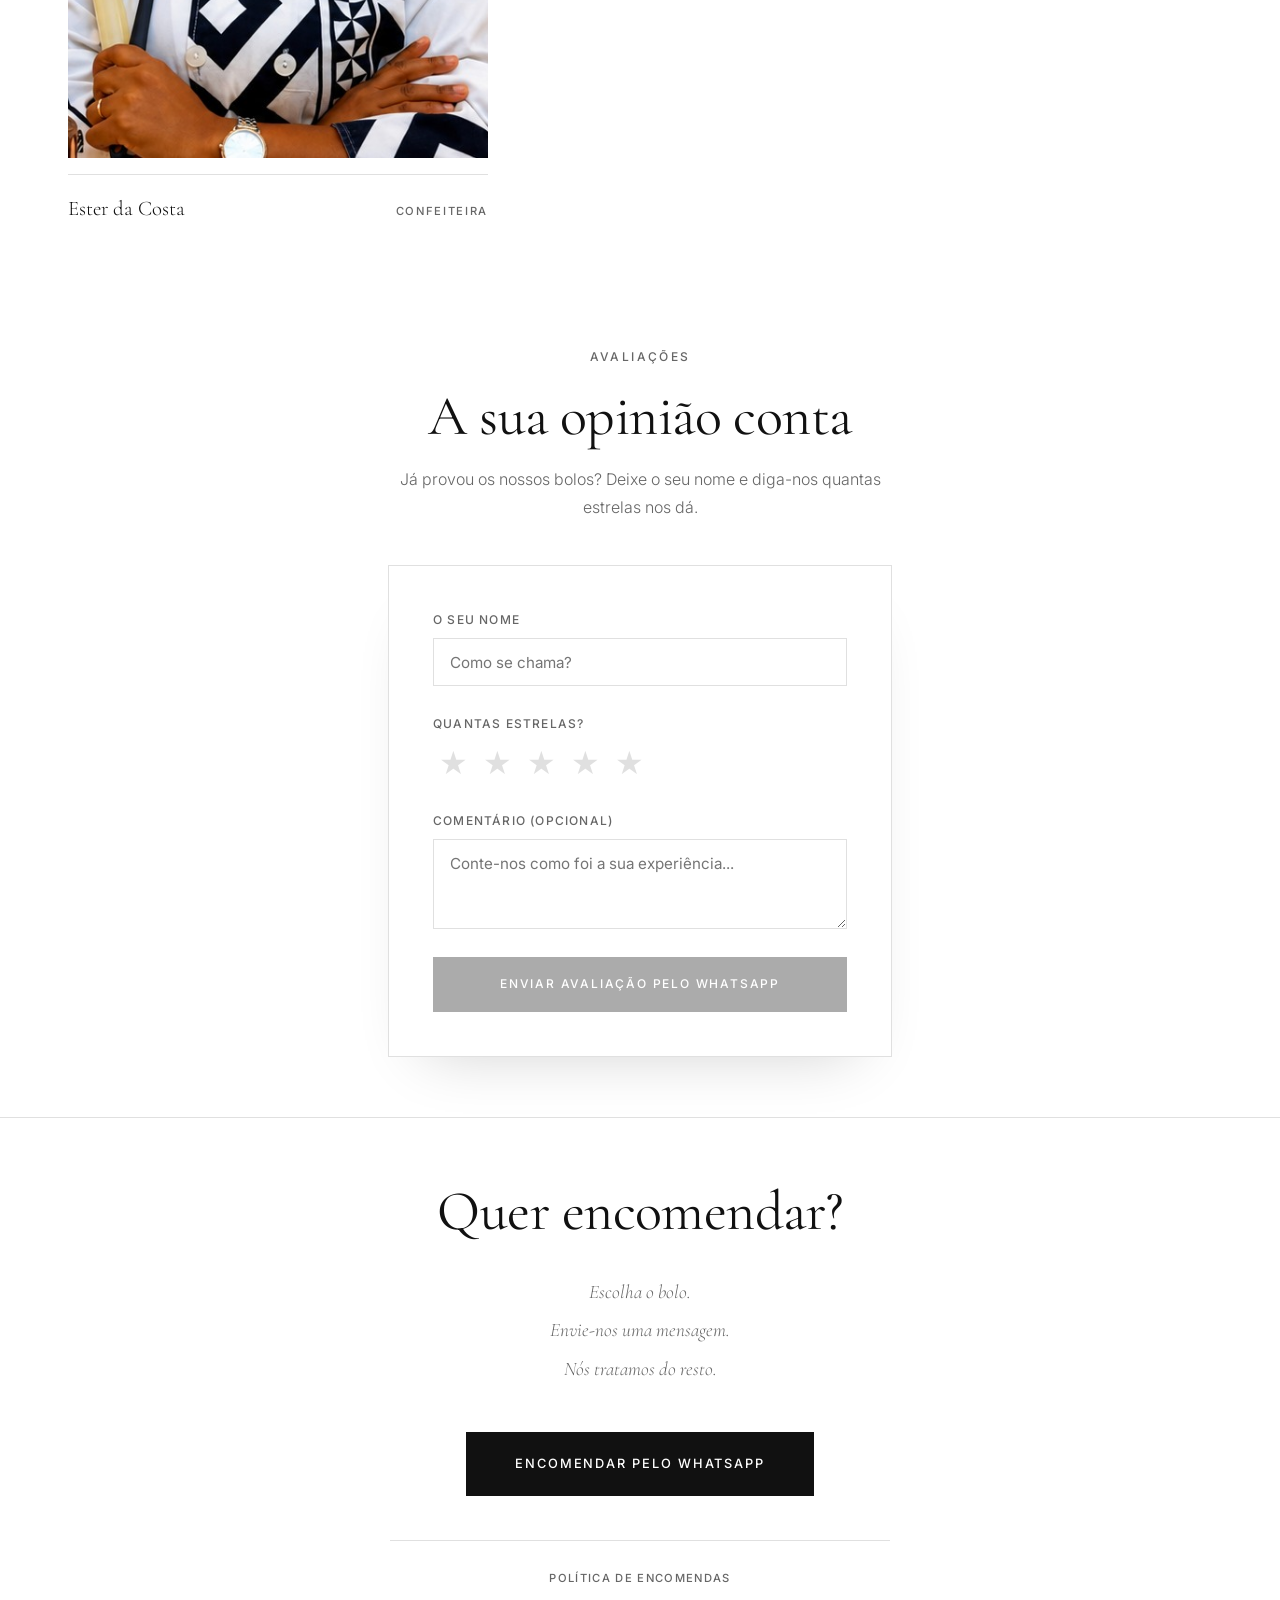
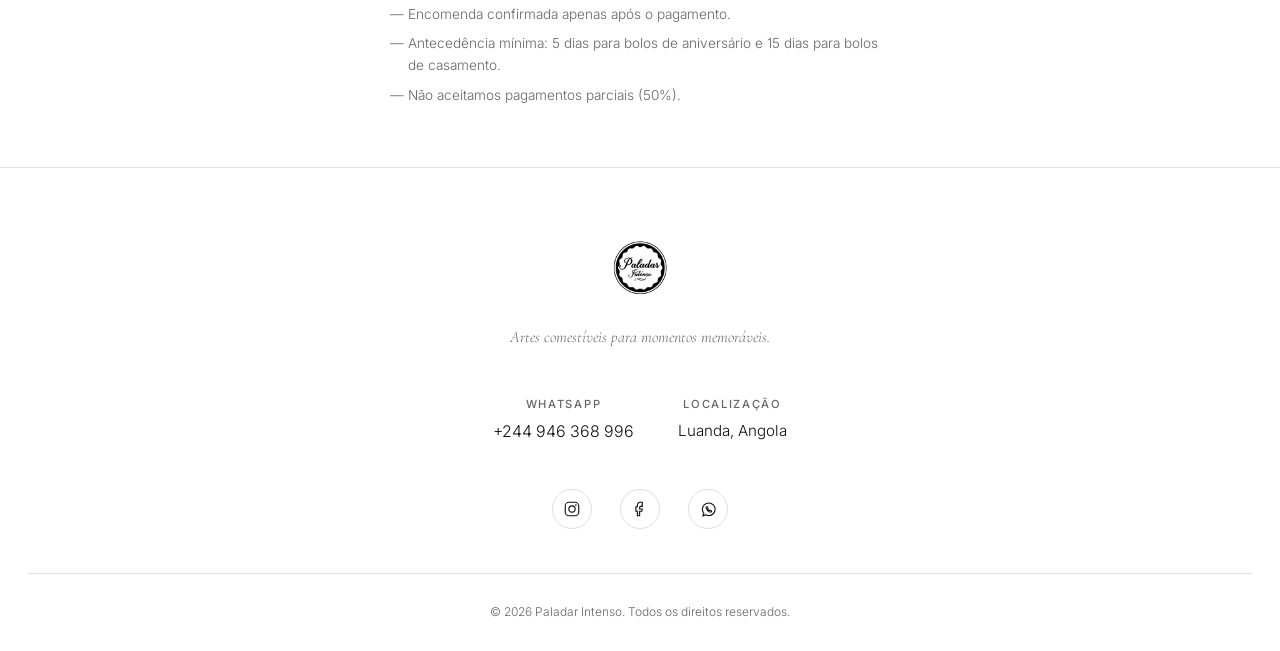
<file: site-paladar intenso/index.html>
<!DOCTYPE html>
<html lang="pt">
<head>
  <meta charset="UTF-8">
  <meta name="viewport" content="width=device-width, initial-scale=1.0">
  <meta name="description" content="Paladar Intenso — Artes comestíveis para momentos que merecem ser lembrados. Confeitaria artesanal em Luanda, Angola.">
  <title>Paladar Intenso</title>

  <link rel="canonical" href="https://paladarintenso.ao/">

  <meta property="og:title" content="Paladar Intenso">
  <meta property="og:description" content="Bolos personalizados para momentos inesquecíveis.">
  <meta property="og:image" content="https://paladarintenso.ao/assets/og-image.jpg">
  <meta property="og:url" content="https://paladarintenso.ao/">
  <meta property="og:type" content="website">
  <meta property="og:site_name" content="Paladar Intenso">
  <meta property="og:locale" content="pt_PT">
  <meta name="twitter:card" content="summary_large_image">
  <meta name="twitter:title" content="Paladar Intenso">
  <meta name="twitter:description" content="Bolos personalizados para momentos inesquecíveis.">
  <meta name="twitter:image" content="https://paladarintenso.ao/assets/og-image.jpg">
  <meta name="theme-color" content="#111111">

  <link rel="preconnect" href="https://fonts.googleapis.com">
  <link rel="preconnect" href="https://fonts.gstatic.com" crossorigin>
  <link href="https://fonts.googleapis.com/css2?family=Cormorant+Garamond:ital,wght@0,400;0,500;0,600;1,400&family=Inter:wght@300;400;500&display=swap" rel="stylesheet">
  <link rel="stylesheet" href="css/style.css">
  <link rel="icon" type="image/png" href="assets/logo-light.png">

  <script type="application/ld+json">
  {
    "@context": "https://schema.org",
    "@type": "Bakery",
    "name": "Paladar Intenso",
    "description": "Artes comestíveis para momentos que merecem ser lembrados. Confeitaria artesanal em Luanda, Angola.",
    "image": "https://paladarintenso.ao/assets/og-image.jpg",
    "url": "https://paladarintenso.ao/",
    "telephone": "+244946368996",
    "address": {
      "@type": "PostalAddress",
      "addressLocality": "Luanda",
      "addressCountry": "AO"
    },
    "sameAs": [
      "https://www.instagram.com/paladarintenso/",
      "https://www.facebook.com/variedadesdesabor"
    ]
  }
  </script>
</head>
<body>

  <!-- Cabeçalho -->
  <header class="header" id="header">
    <div class="header__inner">
      <a href="#inicio" class="header__logo">
        <img src="assets/logo-light.png" alt="Paladar Intenso" width="80" height="80">
      </a>

      <nav class="header__nav" id="nav">
        <a href="#inicio" class="nav-link">Início</a>
        <a href="#bolos" class="nav-link">Bolos</a>
        <a href="#montar" class="nav-link">Monte o Seu</a>
        <a href="#galeria" class="nav-link">Galeria</a>
        <a href="#sobre" class="nav-link">Sobre Nós</a>
        <a href="#avaliacoes" class="nav-link">Avaliações</a>
        <a href="#contactos" class="nav-link">Contactos</a>
      </nav>

      <a href="#" class="btn btn--primary header__cta" id="header-whatsapp" target="_blank" rel="noopener">
        Encomendar
      </a>

      <button class="header__menu-btn" id="menu-btn" aria-label="Abrir menu">
        <span></span>
        <span></span>
      </button>
    </div>
  </header>

  <!-- Hero -->
  <section class="hero" id="inicio">
    <div class="hero__content">
      <p class="hero__tagline">Artes comestíveis para momentos que merecem ser lembrados.</p>
    </div>
  </section>

  <!-- Carrossel de Bolos -->
  <section class="carousel-section" id="bolos">
    <div class="carousel" id="carousel">
      <button class="carousel__arrow carousel__arrow--prev" id="carousel-prev" aria-label="Bolo anterior">
        <svg width="24" height="24" viewBox="0 0 24 24" fill="none" stroke="currentColor" stroke-width="1.5">
          <path d="M15 18l-6-6 6-6"/>
        </svg>
      </button>

      <div class="carousel__viewport" id="carousel-viewport">
        <div class="carousel__track" id="carousel-track">
          <!-- Slides gerados via JavaScript -->
        </div>
      </div>

      <button class="carousel__arrow carousel__arrow--next" id="carousel-next" aria-label="Próximo bolo">
        <svg width="24" height="24" viewBox="0 0 24 24" fill="none" stroke="currentColor" stroke-width="1.5">
          <path d="M9 18l6-6-6-6"/>
        </svg>
      </button>
    </div>

    <div class="carousel__dots" id="carousel-dots"></div>

    <div class="carousel__info" id="carousel-info">
      <h2 class="carousel__title" id="carousel-title"></h2>
      <p class="carousel__desc" id="carousel-desc"></p>
      <a href="#" class="btn btn--primary carousel__order" id="carousel-order" target="_blank" rel="noopener">
        Encomendar pelo WhatsApp
      </a>
    </div>
  </section>

  <!-- Monte o Seu Pedido -->
  <section class="builder" id="montar">
    <div class="builder__header">
      <span class="section-label">Personalizar</span>
      <h2 class="section-title">Monte o seu pedido</h2>
      <p class="builder__intro">Somos confeiteiros — escolha um bolo personalizado ou peça outro produto, e finalize pelo WhatsApp.</p>
    </div>

    <div class="builder__mode-toggle" id="builder-mode-toggle">
      <button type="button" class="builder__mode-btn active" data-mode="cake">Bolo personalizado</button>
      <button type="button" class="builder__mode-btn" data-mode="other">Outras Encomendas</button>
    </div>

    <div class="builder__layout" id="cake-mode-panel">
      <div class="builder__preview">
        <div class="builder__cake" id="cake-preview" aria-hidden="true">
          <div class="builder__cake-toppers" id="cake-toppers"></div>
          <div class="cake-tier cake-tier--3" data-tier="3"></div>
          <div class="cake-tier cake-tier--2" data-tier="2"></div>
          <div class="cake-tier cake-tier--1" data-tier="1"></div>
          <div class="cake-plate"></div>
        </div>
        <p class="builder__preview-label" id="preview-label">O seu bolo</p>
      </div>

      <div class="builder__panel">
        <div class="builder__steps" id="builder-steps">
          <div class="builder__progress-row">
            <div class="builder__progress">
              <span class="builder__step-dot active" data-step="0"></span>
              <span class="builder__step-dot" data-step="1"></span>
              <span class="builder__step-dot" data-step="2"></span>
              <span class="builder__step-dot" data-step="3"></span>
              <span class="builder__step-dot" data-step="4"></span>
              <span class="builder__step-dot" data-step="5"></span>
              <span class="builder__step-dot" data-step="6"></span>
            </div>
            <span class="builder__step-counter" id="step-counter">Passo 1 de 7</span>
          </div>

          <!-- Passo 1: Ocasião -->
          <div class="builder__step active" data-step="0">
            <h3 class="builder__step-title">Qual a ocasião?</h3>
            <div class="builder__options" data-field="occasion">
              <button type="button" class="builder__option" data-value="Casamento">Casamento</button>
              <button type="button" class="builder__option" data-value="Aniversário">Aniversário</button>
              <button type="button" class="builder__option" data-value="Batizado">Batizado</button>
              <button type="button" class="builder__option" data-value="Evento corporativo">Evento corporativo</button>
              <button type="button" class="builder__option" data-value="Outra ocasião">Outra ocasião</button>
            </div>
          </div>

          <!-- Passo 2: Base -->
          <div class="builder__step" data-step="1">
            <h3 class="builder__step-title">Quantos andares?</h3>
            <div class="builder__options" data-field="tiers">
              <button type="button" class="builder__option" data-value="1">1 andar</button>
              <button type="button" class="builder__option" data-value="2">2 andares</button>
              <button type="button" class="builder__option" data-value="3">3 andares</button>
              <button type="button" class="builder__option" data-value="naked">Naked cake</button>
            </div>
          </div>

          <!-- Passo 3: Sabor -->
          <div class="builder__step" data-step="2">
            <h3 class="builder__step-title">Qual o sabor da massa?</h3>
            <div class="builder__options" data-field="flavor">
              <button type="button" class="builder__option builder__option--swatch" data-value="Chocolate"><span class="builder__swatch" style="background:#3d2314"></span>Chocolate</button>
              <button type="button" class="builder__option builder__option--swatch" data-value="Red Velvet"><span class="builder__swatch" style="background:#8b2942"></span>Red Velvet</button>
              <button type="button" class="builder__option builder__option--swatch" data-value="Baunilha"><span class="builder__swatch" style="background:#f5f0e8"></span>Baunilha</button>
              <button type="button" class="builder__option builder__option--swatch" data-value="Limão"><span class="builder__swatch" style="background:#f5f5dc"></span>Limão</button>
              <button type="button" class="builder__option builder__option--swatch" data-value="Coco"><span class="builder__swatch" style="background:#fafafa"></span>Coco</button>
              <button type="button" class="builder__option builder__option--swatch" data-value="Misto"><span class="builder__swatch" style="background:#e8e0d8"></span>Misto</button>
              <button type="button" class="builder__option builder__option--swatch builder__option--custom" data-value="Outro sabor"><span class="builder__swatch builder__swatch--custom">+</span>Outro sabor</button>
            </div>

            <div class="builder__field builder__field--custom hidden" id="custom-flavor-field">
              <label class="builder__label" for="custom-flavor">Qual sabor gostaria?</label>
              <input type="text" id="custom-flavor" class="builder__input" placeholder="Ex: Maracujá, Manga, Baunilha com Nutella...">
            </div>
          </div>

          <!-- Passo 4: Cobertura -->
          <div class="builder__step" data-step="3">
            <h3 class="builder__step-title">Que tipo de cobertura?</h3>
            <div class="builder__options" data-field="covering">
              <button type="button" class="builder__option" data-value="Chantilly">Chantilly</button>
              <button type="button" class="builder__option" data-value="Buttercream">Buttercream</button>
              <button type="button" class="builder__option" data-value="Pasta americana">Pasta americana</button>
              <button type="button" class="builder__option" data-value="Ganache">Ganache</button>
              <button type="button" class="builder__option builder__option--custom" data-value="Outra cobertura"><span class="builder__swatch builder__swatch--custom">+</span>Outra cobertura</button>
            </div>

            <div class="builder__field builder__field--custom hidden" id="custom-covering-field">
              <label class="builder__label" for="custom-covering">Qual cobertura gostaria?</label>
              <input type="text" id="custom-covering" class="builder__input" placeholder="Ex: Glacê real, Merengue suíço...">
            </div>
          </div>

          <!-- Passo 5: Tamanho -->
          <div class="builder__step" data-step="4">
            <h3 class="builder__step-title">Para quantas pessoas?</h3>
            <div class="builder__options" data-field="size">
              <button type="button" class="builder__option" data-value="15–20 pessoas">15–20 pessoas</button>
              <button type="button" class="builder__option" data-value="25–30 pessoas">25–30 pessoas</button>
              <button type="button" class="builder__option" data-value="40–50 pessoas">40–50 pessoas</button>
              <button type="button" class="builder__option" data-value="50+ pessoas">50+ pessoas</button>
            </div>
          </div>

          <!-- Passo 6: Decoração -->
          <div class="builder__step" data-step="5">
            <h3 class="builder__step-title">Estilo de decoração</h3>
            <div class="builder__options" data-field="decoration">
              <button type="button" class="builder__option" data-value="Minimalista">Minimalista</button>
              <button type="button" class="builder__option" data-value="Floral">Floral</button>
              <button type="button" class="builder__option" data-value="Temático">Temático</button>
              <button type="button" class="builder__option" data-value="Elegante com detalhes dourados">Elegante com detalhes dourados</button>
            </div>

            <h3 class="builder__step-title builder__step-title--sub">Extras (opcional)</h3>
            <div class="builder__options builder__options--multi" data-field="extras">
              <button type="button" class="builder__option builder__option--multi" data-value="Topper personalizado">Topper personalizado</button>
              <button type="button" class="builder__option builder__option--multi" data-value="Flores naturais">Flores naturais</button>
              <button type="button" class="builder__option builder__option--multi" data-value="Frutas frescas">Frutas frescas</button>
              <button type="button" class="builder__option builder__option--multi" data-value="Macarons">Macarons</button>
              <button type="button" class="builder__option builder__option--multi" data-value="Velas">Velas</button>
            </div>
          </div>

          <!-- Passo 7: Detalhes finais -->
          <div class="builder__step" data-step="6">
            <h3 class="builder__step-title">Detalhes finais</h3>

            <div class="builder__field">
              <label class="builder__label" for="cake-name">O seu nome</label>
              <input type="text" id="cake-name" class="builder__input" placeholder="Como se chama?">
            </div>

            <div class="builder__field">
              <label class="builder__label" for="cake-message">Mensagem no bolo (opcional)</label>
              <input type="text" id="cake-message" class="builder__input" placeholder="Ex: Feliz Aniversário, Maria">
            </div>

            <div class="builder__field">
              <label class="builder__label" for="cake-date">Data desejada</label>
              <input type="date" id="cake-date" class="builder__input">
              <span class="builder__hint">Antecedência mínima: 5 dias para aniversário, 15 dias para casamento.</span>
            </div>

            <div class="builder__field">
              <label class="builder__label" for="cake-notes">Notas adicionais (opcional)</label>
              <textarea id="cake-notes" class="builder__input builder__textarea" rows="3" placeholder="Alergias, referências, cores preferidas..."></textarea>
            </div>

            <div class="builder__field">
              <label class="builder__label" for="cake-image">Imagem do bolo modelo (opcional)</label>
              <input type="file" id="cake-image" class="builder__input builder__file" accept="image/*">
              <img class="builder__image-preview hidden" id="cake-image-preview" alt="Pré-visualização do bolo modelo">
              <span class="builder__hint">Se a imagem não seguir automaticamente, anexe-a na conversa do WhatsApp.</span>
            </div>

            <div class="builder__summary" id="builder-summary">
              <h4 class="builder__summary-title">Resumo da encomenda</h4>
              <ul class="builder__summary-list" id="summary-list"></ul>
            </div>
          </div>
        </div>

        <div class="builder__nav">
          <button type="button" class="btn btn--outline" id="builder-prev" disabled>Anterior</button>
          <button type="button" class="btn btn--primary" id="builder-next">Seguinte</button>
          <a href="#" class="btn btn--primary builder__order-btn hidden" id="builder-order" target="_blank" rel="noopener">
            Finalizar encomenda
          </a>
        </div>
      </div>
    </div>

    <div class="builder__other-panel hidden" id="other-mode-panel">
      <div class="builder__field">
        <label class="builder__label" for="other-name">O seu nome</label>
        <input type="text" id="other-name" class="builder__input" placeholder="Como se chama?">
      </div>

      <div class="builder__field">
        <label class="builder__label" for="other-item">O que pretende encomendar</label>
        <textarea id="other-item" class="builder__input builder__textarea" rows="3" placeholder="Ex: Cupcakes, torta, doces para festa..."></textarea>
      </div>

      <div class="builder__field">
        <label class="builder__label" for="other-quantity">Quantidade</label>
        <input type="text" id="other-quantity" class="builder__input" placeholder="Ex: 20 unidades, 2 bandejas...">
      </div>

      <div class="builder__field">
        <label class="builder__label" for="other-date">Data desejada</label>
        <input type="date" id="other-date" class="builder__input">
        <span class="builder__hint">Antecedência mínima: 5 dias.</span>
      </div>

      <div class="builder__field">
        <label class="builder__label" for="other-notes">Informação adicional (opcional)</label>
        <textarea id="other-notes" class="builder__input builder__textarea" rows="3" placeholder="Alergias, preferências, local de entrega..."></textarea>
      </div>

      <div class="builder__field">
        <label class="builder__label" for="other-image">Imagem do modelo pretendido (opcional)</label>
        <input type="file" id="other-image" class="builder__input builder__file" accept="image/*">
        <img class="builder__image-preview hidden" id="other-image-preview" alt="Pré-visualização do modelo">
        <span class="builder__hint">Se a imagem não seguir automaticamente, anexe-a na conversa do WhatsApp.</span>
      </div>

      <a href="#" class="btn btn--primary other-orders__submit" id="other-order-whatsapp" target="_blank" rel="noopener">
        Pedir pelo WhatsApp
      </a>
    </div>

    <p class="builder__payment-note">Encomenda confirmada apenas após o pagamento. Não aceitamos pagamentos parciais (50%).</p>
  </section>

  <!-- Galeria -->
  <section class="gallery" id="galeria">
    <div class="gallery__header">
      <span class="section-label">Galeria</span>
      <h2 class="section-title">Algumas das nossas criações</h2>
    </div>
    <div class="gallery__grid" id="gallery-grid">
      <!-- Imagens geradas via JavaScript -->
    </div>
  </section>

  <!-- Sobre Nós -->
  <section class="about" id="sobre">
    <div class="about__intro">
      <span class="section-label">Sobre Nós</span>
      <h2 class="section-title">Paladar Intenso</h2>
      <p class="about__concept">
        O Paladar Intenso nasceu da vontade de criar artes comestíveis e conectar pessoas em eventos memoráveis.
      </p>
      <p class="about__founded">Fundada em 8 de Março de 2016</p>
    </div>

    <div class="about__founder">
      <figure class="about__portrait">
        <div class="about__photo">
          <img src="assets/images/fundadora.jpg" alt="Ester da Costa — Confeiteira e fundadora do Paladar Intenso" id="founder-photo" class="loaded">
        </div>
        <figcaption class="about__caption">
          <span class="about__caption-name">Ester da Costa</span>
          <span class="about__caption-role">Confeiteira</span>
        </figcaption>
      </figure>
      <div class="about__text">
        <div class="about__bio">
          <p>
            Ester da Costa fundou o Paladar Intenso em 2016 e continua a acompanhar de perto cada
            bolo que sai da cozinha. Tudo é feito à mão, com atenção aos detalhes — o objetivo é
            sempre o mesmo: transformar ingredientes simples em verdadeiras artes comestíveis.
          </p>
          <p class="about__tagline">Feitos com alma para si.</p>
        </div>

        <ul class="about__values">
          <li class="about__value">
            <span class="about__value-label">Criamos sabores</span>
          </li>
          <li class="about__value">
            <span class="about__value-label">Contamos histórias</span>
          </li>
          <li class="about__value">
            <span class="about__value-label">Transformamos momentos</span>
          </li>
        </ul>
      </div>
    </div>
  </section>

  <!-- Avaliações -->
  <section class="reviews" id="avaliacoes">
    <div class="reviews__header">
      <span class="section-label">Avaliações</span>
      <h2 class="section-title">A sua opinião conta</h2>
      <p class="reviews__intro">Já provou os nossos bolos? Deixe o seu nome e diga-nos quantas estrelas nos dá.</p>
    </div>

    <div class="reviews__list" id="reviews-list"></div>

    <div class="reviews__form">
      <div class="builder__field">
        <label class="builder__label" for="review-name">O seu nome</label>
        <input type="text" id="review-name" class="builder__input" placeholder="Como se chama?">
      </div>

      <div class="builder__field">
        <span class="builder__label" id="review-stars-label">Quantas estrelas?</span>
        <div class="reviews__stars" id="review-stars" role="radiogroup" aria-labelledby="review-stars-label">
          <button type="button" class="reviews__star" role="radio" aria-checked="false" aria-label="1 estrela" data-value="1"></button>
          <button type="button" class="reviews__star" role="radio" aria-checked="false" aria-label="2 estrelas" data-value="2"></button>
          <button type="button" class="reviews__star" role="radio" aria-checked="false" aria-label="3 estrelas" data-value="3"></button>
          <button type="button" class="reviews__star" role="radio" aria-checked="false" aria-label="4 estrelas" data-value="4"></button>
          <button type="button" class="reviews__star" role="radio" aria-checked="false" aria-label="5 estrelas" data-value="5"></button>
        </div>
      </div>

      <div class="builder__field">
        <label class="builder__label" for="review-comment">Comentário (opcional)</label>
        <textarea id="review-comment" class="builder__input builder__textarea" rows="3" placeholder="Conte-nos como foi a sua experiência..."></textarea>
      </div>

      <a href="#" class="btn btn--primary reviews__submit builder__order-btn--disabled" id="review-whatsapp" target="_blank" rel="noopener" aria-disabled="true">
        Enviar avaliação pelo WhatsApp
      </a>
    </div>
  </section>

  <!-- Encomendas -->
  <section class="order-cta">
    <div class="order-cta__content">
      <h2 class="section-title">Quer encomendar?</h2>
      <div class="order-cta__steps">
        <p>Escolha o bolo.</p>
        <p>Envie-nos uma mensagem.</p>
        <p>Nós tratamos do resto.</p>
      </div>
      <a href="#" class="btn btn--primary btn--large" id="order-whatsapp" target="_blank" rel="noopener">
        Encomendar pelo WhatsApp
      </a>

      <div class="order-cta__policy">
        <span class="order-cta__policy-label">Política de encomendas</span>
        <ul>
          <li>Encomenda confirmada apenas após o pagamento.</li>
          <li>Antecedência mínima: 5 dias para bolos de aniversário e 15 dias para bolos de casamento.</li>
          <li>Não aceitamos pagamentos parciais (50%).</li>
        </ul>
      </div>
    </div>
  </section>

  <!-- Contactos / Rodapé -->
  <footer class="footer" id="contactos">
    <div class="footer__brand">
      <img src="assets/logo-light.png" alt="Paladar Intenso" class="footer__logo" width="100" height="100">
      <p class="footer__tagline">Artes comestíveis para momentos memoráveis.</p>
    </div>

    <div class="footer__contact">
      <div class="footer__item">
        <span class="footer__label">WhatsApp</span>
        <a href="https://wa.me/244946368996" class="footer__link">+244 946 368 996</a>
      </div>
      <div class="footer__item">
        <span class="footer__label">Localização</span>
        <span class="footer__text">Luanda, Angola</span>
      </div>
    </div>

    <div class="footer__social">
      <a href="https://www.instagram.com/paladarintenso/" class="footer__social-link" id="link-instagram" aria-label="Instagram" target="_blank" rel="noopener">
        <svg width="18" height="18" viewBox="0 0 24 24" fill="none" stroke="currentColor" stroke-width="1.5">
          <rect x="3" y="3" width="18" height="18" rx="5"/>
          <circle cx="12" cy="12" r="4.2"/>
          <circle cx="17.2" cy="6.8" r="1.1" fill="currentColor" stroke="none"/>
        </svg>
      </a>
      <a href="https://www.facebook.com/variedadesdesabor" class="footer__social-link" id="link-facebook" aria-label="Facebook" target="_blank" rel="noopener">
        <svg width="18" height="18" viewBox="0 0 24 24" fill="none" stroke="currentColor" stroke-width="1.5">
          <path d="M15 8.5h-2c-.8 0-1.5.7-1.5 1.5v2h3.4l-.4 3H11.5V21h-3v-6H6.5V9h2V7.2C8.5 4.9 10 3 12.5 3H15v3.5c-.1 0-1 0 0 0z"/>
        </svg>
      </a>
      <a href="https://wa.me/244946368996" class="footer__social-link" aria-label="WhatsApp" target="_blank" rel="noopener">
        <svg width="18" height="18" viewBox="0 0 24 24" fill="none" stroke="currentColor" stroke-width="1.5">
          <path d="M6.5 17.5l-1.2 3.5 3.6-1.2c1.2.7 2.6 1 4.1 1 4.7 0 8.5-3.8 8.5-8.4S17.7 4 13 4 4.5 7.8 4.5 12.4c0 1.6.4 3 1.2 4.3z"/>
          <path d="M9.5 9.8c0-.4.4-.8.8-.8h.6c.3 0 .6.2.7.5l.5 1.3c.1.3 0 .6-.2.8l-.5.5c.4 1 1.2 1.8 2.2 2.2l.5-.5c.2-.2.5-.3.8-.2l1.3.5c.3.1.5.4.5.7v.6c0 .4-.4.8-.8.8-3 0-6.4-3.4-6.4-6.4z"/>
        </svg>
      </a>
    </div>

    <p class="footer__copy">&copy; 2026 Paladar Intenso. Todos os direitos reservados.</p>
  </footer>

  <!-- Encomendar bolo da galeria -->
  <dialog class="gallery-modal" id="gallery-modal">
    <div class="gallery-modal__panel">
      <button type="button" class="gallery-modal__close" id="gallery-modal-close" aria-label="Fechar">
        <svg width="20" height="20" viewBox="0 0 24 24" fill="none" stroke="currentColor" stroke-width="1.5">
          <path d="M6 6l12 12M18 6L6 18"/>
        </svg>
      </button>
      <img class="gallery-modal__image" id="gallery-modal-image" alt="">
      <div class="gallery-modal__body">
        <h3 class="gallery-modal__title" id="gallery-modal-title"></h3>
        <div class="builder__field">
          <label class="builder__label" for="gallery-modal-note">Informação adicional (opcional)</label>
          <textarea id="gallery-modal-note" class="builder__input builder__textarea" rows="3" placeholder="Tamanho, data desejada, mensagem no bolo..."></textarea>
        </div>
        <a href="#" class="btn btn--primary gallery-modal__order" id="gallery-modal-order" target="_blank" rel="noopener">
          Encomendar pelo WhatsApp
        </a>
      </div>
    </div>
  </dialog>

  <!-- Ações flutuantes -->
  <button type="button" class="back-to-top" id="back-to-top" aria-label="Voltar ao topo">
    <svg width="18" height="18" viewBox="0 0 24 24" fill="none" stroke="currentColor" stroke-width="1.5">
      <path d="M12 19V5M5 12l7-7 7 7"/>
    </svg>
  </button>
  <a href="#" class="floating-whatsapp" id="floating-whatsapp" aria-label="Encomendar pelo WhatsApp" target="_blank" rel="noopener">
    <svg width="26" height="26" viewBox="0 0 24 24" fill="none" stroke="currentColor" stroke-width="1.5">
      <path d="M6.5 17.5l-1.2 3.5 3.6-1.2c1.2.7 2.6 1 4.1 1 4.7 0 8.5-3.8 8.5-8.4S17.7 4 13 4 4.5 7.8 4.5 12.4c0 1.6.4 3 1.2 4.3z"/>
      <path d="M9.5 9.8c0-.4.4-.8.8-.8h.6c.3 0 .6.2.7.5l.5 1.3c.1.3 0 .6-.2.8l-.5.5c.4 1 1.2 1.8 2.2 2.2l.5-.5c.2-.2.5-.3.8-.2l1.3.5c.3.1.5.4.5.7v.6c0 .4-.4.8-.8.8-3 0-6.4-3.4-6.4-6.4z"/>
    </svg>
  </a>

  <script src="js/main.js"></script>
  <script src="js/builder.js"></script>
</body>
</html>
</file>
<file: css/style.css>
/* =============================================
   Paladar Intenso — Estilo Editorial Minimalista
   ============================================= */

:root {
  --color-bg: #ffffff;
  --color-text: #111111;
  --color-muted: #666666;
  --color-border: #e0e0e0;

  --font-serif: 'Cormorant Garamond', Georgia, serif;
  --font-sans: 'Inter', -apple-system, BlinkMacSystemFont, sans-serif;

  --space-xs: 0.5rem;
  --space-sm: 1rem;
  --space-md: 1.75rem;
  --space-lg: 2.75rem;
  --space-xl: 3.75rem;
  --space-2xl: 5rem;

  --transition: 0.4s cubic-bezier(0.25, 0.46, 0.45, 0.94);
  --header-height: 80px;
}

*, *::before, *::after {
  margin: 0;
  padding: 0;
  box-sizing: border-box;
}

html {
  scroll-behavior: smooth;
  font-size: 16px;
}

body {
  font-family: var(--font-sans);
  font-weight: 300;
  color: var(--color-text);
  background: var(--color-bg);
  line-height: 1.7;
  -webkit-font-smoothing: antialiased;
  overflow-x: hidden;
}

img {
  display: block;
  max-width: 100%;
  height: auto;
}

a:focus-visible,
button:focus-visible,
input:focus-visible,
textarea:focus-visible {
  outline: 2px solid var(--color-text);
  outline-offset: 3px;
}

a {
  color: inherit;
  text-decoration: none;
}

/* ---- Tipografia ---- */

.section-label {
  display: block;
  font-family: var(--font-sans);
  font-size: 0.75rem;
  font-weight: 500;
  letter-spacing: 0.2em;
  text-transform: uppercase;
  color: var(--color-muted);
  margin-bottom: var(--space-sm);
}

.section-title {
  font-family: var(--font-serif);
  font-size: clamp(2rem, 5vw, 3.5rem);
  font-weight: 400;
  line-height: 1.2;
  letter-spacing: -0.01em;
}

/* ---- Botões ---- */

.btn {
  display: inline-block;
  font-family: var(--font-sans);
  font-size: 0.75rem;
  font-weight: 500;
  letter-spacing: 0.15em;
  text-transform: uppercase;
  padding: 1rem 2rem;
  border: 1px solid var(--color-text);
  background: var(--color-text);
  color: var(--color-bg);
  cursor: pointer;
  transition: var(--transition);
  text-align: center;
}

.btn:hover {
  background: var(--color-bg);
  color: var(--color-text);
}

.btn--large {
  padding: 1.25rem 3rem;
  font-size: 0.8rem;
}

.btn--outline {
  background: var(--color-bg);
  color: var(--color-text);
}

.btn--outline:hover:not(:disabled) {
  background: var(--color-text);
  color: var(--color-bg);
}

.btn--outline:disabled {
  opacity: 0.3;
  cursor: not-allowed;
}

.hidden {
  display: none !important;
}

/* ---- Cabeçalho ---- */

.header {
  position: fixed;
  top: 0;
  left: 0;
  right: 0;
  z-index: 100;
  background: var(--color-bg);
  border-bottom: 1px solid transparent;
  transition: border-color var(--transition);
}

.header--scrolled {
  border-bottom-color: var(--color-border);
}

.header__inner {
  display: flex;
  align-items: center;
  justify-content: space-between;
  max-width: 1400px;
  margin: 0 auto;
  padding: var(--space-sm) var(--space-md);
  height: var(--header-height);
}

.header__logo img {
  width: 60px;
  height: 60px;
  object-fit: contain;
}

.header__nav {
  display: flex;
  gap: var(--space-md);
}

.nav-link {
  font-size: 0.8rem;
  font-weight: 400;
  letter-spacing: 0.08em;
  text-transform: uppercase;
  position: relative;
  padding: 0.25rem 0;
}

.nav-link::after {
  content: '';
  position: absolute;
  bottom: 0;
  left: 0;
  width: 0;
  height: 1px;
  background: var(--color-text);
  transition: width var(--transition);
}

.nav-link:hover::after {
  width: 100%;
}

.header__cta {
  padding: 0.75rem 1.5rem;
  font-size: 0.7rem;
}

.header__menu-btn {
  display: none;
  flex-direction: column;
  gap: 6px;
  background: none;
  border: none;
  cursor: pointer;
  padding: 4px;
}

.header__menu-btn span {
  display: block;
  width: 24px;
  height: 1.5px;
  background: var(--color-text);
  transition: var(--transition);
}

.header__menu-btn.active span:first-child {
  transform: rotate(45deg) translate(3px, 3px);
}

.header__menu-btn.active span:last-child {
  transform: rotate(-45deg) translate(3px, -3px);
}

/* ---- Hero ---- */

.hero {
  min-height: 32vh;
  display: flex;
  align-items: center;
  justify-content: center;
  padding: calc(var(--header-height) + var(--space-lg)) var(--space-md) var(--space-lg);
  text-align: center;
}

.hero__tagline {
  font-family: var(--font-serif);
  font-size: clamp(1.5rem, 4vw, 2.8rem);
  font-weight: 400;
  font-style: italic;
  line-height: 1.4;
  max-width: 700px;
  letter-spacing: -0.01em;
}

/* ---- Carrossel ---- */

.carousel-section {
  padding: var(--space-lg) 0 var(--space-xl);
  overflow: hidden;
}

.carousel {
  position: relative;
  display: flex;
  align-items: center;
  max-width: 1400px;
  margin: 0 auto;
  padding: 0 var(--space-md);
}

.carousel__viewport {
  overflow: hidden;
  width: 100%;
  cursor: grab;
}

.carousel__viewport:active {
  cursor: grabbing;
}

.carousel__track {
  display: flex;
  align-items: center;
  transition: transform 0.6s cubic-bezier(0.25, 0.46, 0.45, 0.94);
  will-change: transform;
}

.carousel__slide {
  flex: 0 0 70%;
  padding: 0 1.5%;
  transition: opacity 0.6s ease, transform 0.6s ease;
  opacity: 0.4;
  transform: scale(0.85);
}

.carousel__slide.active {
  opacity: 1;
  transform: scale(1);
}

.carousel__slide-inner {
  aspect-ratio: 4/5;
  overflow: hidden;
  background: #f5f5f5;
}

.carousel__slide-inner img {
  width: 100%;
  height: 100%;
  object-fit: cover;
  transition: transform 0.8s ease;
}

.carousel__slide.active .carousel__slide-inner img {
  transform: scale(1);
}

.carousel__slide:not(.active) .carousel__slide-inner img {
  transform: scale(1.05);
}

.carousel__arrow {
  position: absolute;
  top: 50%;
  transform: translateY(-50%);
  z-index: 10;
  background: var(--color-bg);
  border: 1px solid var(--color-border);
  width: 48px;
  height: 48px;
  border-radius: 50%;
  display: flex;
  align-items: center;
  justify-content: center;
  cursor: pointer;
  transition: var(--transition);
  color: var(--color-text);
}

.carousel__arrow:hover {
  background: var(--color-text);
  color: var(--color-bg);
  border-color: var(--color-text);
}

.carousel__arrow--prev {
  left: var(--space-sm);
}

.carousel__arrow--next {
  right: var(--space-sm);
}

.carousel__dots {
  display: flex;
  justify-content: center;
  gap: 0.5rem;
  margin-top: var(--space-md);
}

.carousel__dot {
  width: 8px;
  height: 8px;
  padding: 0;
  border: none;
  border-radius: 50%;
  background: var(--color-border);
  cursor: pointer;
  transition: var(--transition);
}

.carousel__dot:hover {
  background: var(--color-muted);
}

.carousel__dot.active {
  background: var(--color-text);
  transform: scale(1.3);
}

.carousel__info {
  text-align: center;
  max-width: 600px;
  margin: var(--space-md) auto 0;
  padding: 0 var(--space-md);
}

.carousel__title {
  font-family: var(--font-serif);
  font-size: clamp(1.8rem, 4vw, 2.5rem);
  font-weight: 400;
  margin-bottom: var(--space-xs);
}

.carousel__desc {
  font-size: 0.95rem;
  color: var(--color-muted);
  margin-bottom: var(--space-md);
  line-height: 1.6;
}

.carousel__order {
  margin-top: var(--space-sm);
}

/* ---- Monte o seu bolo ---- */

.builder {
  padding: var(--space-xl) var(--space-md);
  max-width: 1200px;
  margin: 0 auto;
}

.builder__header {
  text-align: center;
  max-width: 600px;
  margin: 0 auto var(--space-xl);
}

.builder__intro {
  color: var(--color-muted);
  margin-top: var(--space-sm);
}

.builder__layout {
  display: grid;
  grid-template-columns: 320px 1fr;
  align-items: stretch;
  border: 1px solid var(--color-border);
  box-shadow: 0 30px 60px -36px rgba(0, 0, 0, 0.2);
}

.builder__preview {
  position: sticky;
  top: calc(var(--header-height) + var(--space-md));
  display: flex;
  flex-direction: column;
  align-items: center;
  justify-content: center;
  gap: var(--space-md);
  padding: var(--space-lg) var(--space-sm);
  background: radial-gradient(circle at 50% 30%, #e8d3ab, #c7a06a 120%);
  border-right: 1px solid var(--color-border);
}

.builder__cake {
  width: 100%;
  height: 280px;
  display: flex;
  flex-direction: column;
  align-items: center;
  justify-content: flex-end;
}

.builder__cake-toppers {
  display: flex;
  justify-content: center;
  gap: 0.3rem;
  font-size: 1.3rem;
  line-height: 1;
  min-height: 1.3rem;
}

.cake-tier {
  position: relative;
  background: #f2ede3;
  border-radius: 4px 4px 1px 1px;
  box-shadow: inset 0 -8px 14px rgba(0, 0, 0, 0.06);
  transition: background var(--transition), width var(--transition), height var(--transition);
}

.cake-tier::after {
  content: '';
  position: absolute;
  inset: 0;
  border-radius: inherit;
  pointer-events: none;
  opacity: 0;
  transition: opacity var(--transition);
}

.builder__cake.deco-elegante .cake-tier::after {
  opacity: 1;
  box-shadow: inset 0 0 0 2px #c9a227;
}

.builder__cake.deco-floral .cake-tier::after {
  opacity: 1;
  background-image: radial-gradient(circle, rgba(216, 118, 150, 0.45) 3px, transparent 3px);
  background-size: 16px 16px;
}

.builder__cake.deco-tematico .cake-tier::after {
  opacity: 1;
  background-image:
    radial-gradient(circle, #f2c14e 2px, transparent 2px),
    radial-gradient(circle, #5aa9c9 2px, transparent 2px),
    radial-gradient(circle, #e0708a 2px, transparent 2px);
  background-size: 14px 14px;
  background-position: 0 0, 5px 8px, 10px 2px;
}

.cake-tier--1 {
  width: 190px;
  height: 70px;
  z-index: 3;
}

.cake-tier--2 {
  width: 150px;
  height: 60px;
  z-index: 2;
}

.cake-tier--3 {
  width: 112px;
  height: 50px;
  z-index: 1;
}

.builder__cake.cake--naked .cake-tier--1 {
  background-image: repeating-linear-gradient(
    90deg,
    rgba(255, 255, 255, 0.9) 0,
    rgba(255, 255, 255, 0.9) 8px,
    transparent 8px,
    transparent 16px
  );
}

.cake-plate {
  width: 220px;
  height: 12px;
  margin-top: 2px;
  background: #e6e6e6;
  border-radius: 50%;
  box-shadow: 0 2px 8px rgba(0, 0, 0, 0.1);
}

.builder__preview-label {
  font-family: var(--font-serif);
  font-style: italic;
  font-size: 1.1rem;
  text-align: center;
  color: #3d2314;
}

.builder__panel {
  display: flex;
  flex-direction: column;
  padding: var(--space-lg);
}

.builder__progress-row {
  display: flex;
  align-items: center;
  justify-content: space-between;
  margin-bottom: var(--space-lg);
}

.builder__progress {
  display: flex;
  gap: 0.6rem;
}

.builder__step-counter {
  font-size: 0.7rem;
  font-weight: 500;
  letter-spacing: 0.1em;
  text-transform: uppercase;
  color: var(--color-muted);
}

.builder__step-dot {
  width: 8px;
  height: 8px;
  border-radius: 50%;
  background: var(--color-border);
  transition: background var(--transition);
}

.builder__step-dot.active {
  background: var(--color-text);
}

.builder__step {
  display: none;
}

.builder__step.active {
  display: block;
  animation: builder-fade-in 0.4s ease;
}

.builder__step.shake {
  animation: builder-shake 0.4s ease;
}

.builder__step-title {
  font-family: var(--font-serif);
  font-size: 1.5rem;
  font-weight: 400;
  margin-bottom: var(--space-sm);
}

.builder__step-title--sub {
  margin-top: var(--space-lg);
  font-size: 1.15rem;
}

.builder__options {
  display: flex;
  flex-wrap: wrap;
  gap: 0.75rem;
  margin-bottom: var(--space-sm);
}

.builder__option {
  position: relative;
  display: flex;
  align-items: center;
  gap: 0;
  padding: 0.75rem 1.25rem;
  border: 1px solid var(--color-border);
  background: var(--color-bg);
  color: var(--color-text);
  font-family: var(--font-sans);
  font-size: 0.85rem;
  letter-spacing: 0.02em;
  cursor: pointer;
  transition: var(--transition);
}

.builder__option:hover {
  border-color: var(--color-text);
}

.builder__option.selected {
  background: var(--color-text);
  color: var(--color-bg);
  border-color: var(--color-text);
  padding-right: 2rem;
}

.builder__option.selected::after {
  content: '✓';
  position: absolute;
  right: 0.7rem;
  top: 50%;
  transform: translateY(-50%);
  font-size: 0.75rem;
}

.builder__swatch {
  width: 14px;
  height: 14px;
  border-radius: 50%;
  margin-right: 0.6rem;
  box-shadow: inset 0 0 0 1px rgba(0, 0, 0, 0.15);
  flex-shrink: 0;
}

.builder__swatch--custom {
  display: flex;
  align-items: center;
  justify-content: center;
  box-shadow: inset 0 0 0 1px var(--color-muted);
  font-size: 0.7rem;
  line-height: 1;
  color: var(--color-muted);
}

.builder__option--custom.selected .builder__swatch--custom {
  box-shadow: inset 0 0 0 1px var(--color-bg);
  color: var(--color-bg);
}

.builder__field--custom {
  margin-top: -0.25rem;
}

.builder__field {
  margin-bottom: var(--space-md);
  display: flex;
  flex-direction: column;
  gap: 0.5rem;
}

.builder__label {
  font-size: 0.75rem;
  font-weight: 500;
  letter-spacing: 0.1em;
  text-transform: uppercase;
  color: var(--color-muted);
}

.builder__input {
  padding: 0.85rem 1rem;
  border: 1px solid var(--color-border);
  background: var(--color-bg);
  color: var(--color-text);
  font-family: var(--font-sans);
  font-size: 0.95rem;
  transition: border-color var(--transition);
}

.builder__input:focus {
  outline: none;
  border-color: var(--color-text);
}

.builder__textarea {
  resize: vertical;
  min-height: 90px;
}

.builder__hint {
  font-size: 0.75rem;
  color: var(--color-muted);
}

.builder__input--error {
  border-color: #a33;
  animation: builder-shake 0.4s ease;
}

.builder__summary {
  margin-top: var(--space-sm);
  padding: var(--space-md);
  background: #fafafa;
  border: 1px solid var(--color-border);
}

.builder__summary-title {
  font-family: var(--font-serif);
  font-size: 1.2rem;
  font-weight: 400;
  margin-bottom: var(--space-sm);
}

.builder__summary-list {
  list-style: none;
  display: flex;
  flex-direction: column;
  gap: 0.6rem;
}

.builder__summary-list li {
  display: flex;
  justify-content: space-between;
  gap: var(--space-sm);
  font-size: 0.9rem;
  padding-bottom: 0.5rem;
  border-bottom: 1px dashed var(--color-border);
}

.builder__summary-list li span {
  font-size: 0.7rem;
  font-weight: 500;
  letter-spacing: 0.08em;
  text-transform: uppercase;
  color: var(--color-muted);
  white-space: nowrap;
}

.builder__summary-empty {
  color: var(--color-muted);
  font-style: italic;
  font-size: 0.9rem;
}

.builder__nav {
  display: flex;
  gap: var(--space-sm);
  margin-top: var(--space-lg);
}

.builder__nav .btn {
  flex: 1;
}

.builder__order-btn--disabled {
  opacity: 0.35;
  pointer-events: none;
}

.builder__payment-note {
  margin-top: var(--space-md);
  font-size: 0.75rem;
  color: var(--color-muted);
  text-align: center;
}

@keyframes builder-shake {
  10%, 90% { transform: translateX(-2px); }
  20%, 80% { transform: translateX(4px); }
  30%, 50%, 70% { transform: translateX(-8px); }
  40%, 60% { transform: translateX(8px); }
}

@keyframes builder-fade-in {
  from { opacity: 0; transform: translateY(8px); }
  to { opacity: 1; transform: translateY(0); }
}

/* ---- Alternador de modo (bolo / outro produto) ---- */

.builder__mode-toggle {
  display: flex;
  max-width: 480px;
  margin: 0 auto var(--space-lg);
  border: 1px solid var(--color-border);
}

.builder__mode-btn {
  flex: 1;
  padding: 0.9rem var(--space-md);
  border: none;
  background: var(--color-bg);
  color: var(--color-muted);
  font-family: var(--font-sans);
  font-size: 0.75rem;
  font-weight: 500;
  letter-spacing: 0.1em;
  text-transform: uppercase;
  cursor: pointer;
  transition: var(--transition);
}

.builder__mode-btn:first-child {
  border-right: 1px solid var(--color-border);
}

.builder__mode-btn:hover:not(.active) {
  color: var(--color-text);
}

.builder__mode-btn.active {
  background: var(--color-text);
  color: var(--color-bg);
}

.builder__other-panel {
  max-width: 560px;
  margin: 0 auto;
  padding: var(--space-lg);
  border: 1px solid var(--color-border);
  box-shadow: 0 30px 60px -36px rgba(0, 0, 0, 0.2);
}

.other-orders__submit {
  display: block;
  width: 100%;
  text-align: center;
  margin-top: var(--space-sm);
}

/* ---- Sobre Nós ---- */

.about {
  padding: var(--space-xl) var(--space-md);
  max-width: 1200px;
  margin: 0 auto;
}

.about__intro {
  text-align: center;
  max-width: 700px;
  margin: 0 auto var(--space-xl);
}

.about__concept {
  font-size: 1.05rem;
  color: var(--color-muted);
  margin-top: var(--space-md);
  line-height: 1.8;
  font-style: italic;
}

.about__founded {
  font-size: 0.75rem;
  font-weight: 500;
  letter-spacing: 0.15em;
  text-transform: uppercase;
  color: var(--color-muted);
  margin-top: var(--space-md);
}

.about__founder {
  display: grid;
  grid-template-columns: 1fr 1fr;
  gap: var(--space-lg);
  align-items: start;
}

.about__portrait {
  max-width: 420px;
}

.about__photo {
  position: relative;
  aspect-ratio: 5 / 7;
  overflow: hidden;
  background: #f5f5f5;
}

.about__photo img {
  width: 100%;
  height: 100%;
  object-fit: cover;
  object-position: center center;
}

.about__caption {
  display: flex;
  align-items: baseline;
  justify-content: space-between;
  gap: var(--space-sm);
  margin-top: var(--space-sm);
  padding-top: var(--space-sm);
  border-top: 1px solid var(--color-border);
}

.about__caption-name {
  font-family: var(--font-serif);
  font-size: 1.3rem;
}

.about__caption-role {
  font-size: 0.7rem;
  font-weight: 500;
  letter-spacing: 0.15em;
  text-transform: uppercase;
  color: var(--color-muted);
  white-space: nowrap;
}

.about__text {
  padding-top: var(--space-xs);
}

.about__bio p {
  margin-bottom: var(--space-sm);
  color: var(--color-muted);
  line-height: 1.8;
}

.about__bio p:last-child {
  margin-bottom: 0;
}

.about__tagline {
  font-family: var(--font-serif);
  font-size: 1.2rem;
  font-style: italic;
  color: var(--color-text) !important;
  margin-top: var(--space-md) !important;
}

.about__values {
  list-style: none;
  margin-top: var(--space-lg);
  padding-top: var(--space-md);
  border-top: 1px solid var(--color-border);
  display: flex;
  flex-direction: column;
  gap: var(--space-sm);
}

.about__value-label {
  font-size: 0.8rem;
  font-weight: 500;
  letter-spacing: 0.12em;
  text-transform: uppercase;
  position: relative;
  padding-left: 1.5rem;
}

.about__value-label::before {
  content: '';
  position: absolute;
  left: 0;
  top: 50%;
  transform: translateY(-50%);
  width: 6px;
  height: 6px;
  background: var(--color-text);
  border-radius: 50%;
}

/* ---- Galeria ---- */

.gallery {
  padding: var(--space-xl) var(--space-md);
  max-width: 1400px;
  margin: 0 auto;
}

.gallery__header {
  text-align: center;
  margin-bottom: var(--space-lg);
}

.gallery__grid {
  display: grid;
  grid-template-columns: repeat(3, 1fr);
  gap: var(--space-sm);
}

.gallery__item {
  position: relative;
  aspect-ratio: 3 / 4;
  overflow: hidden;
  background: #f5f5f5;
  cursor: pointer;
}

.gallery__item img {
  width: 100%;
  height: 100%;
  object-fit: cover;
}

.gallery__item-overlay {
  position: absolute;
  inset: 0;
  background: linear-gradient(to top, rgba(0, 0, 0, 0.55) 0%, rgba(0, 0, 0, 0) 45%);
  display: flex;
  align-items: flex-end;
  padding: var(--space-md);
}

.gallery__item-name {
  font-family: var(--font-serif);
  font-size: 1.1rem;
  color: var(--color-bg);
}

@media (hover: hover) {
  .gallery__item img {
    transition: transform 0.8s cubic-bezier(0.25, 0.46, 0.45, 0.94);
  }

  .gallery__item:hover img {
    transform: scale(1.05);
  }

  .gallery__item-overlay {
    background: rgba(0, 0, 0, 0);
    transition: background var(--transition);
  }

  .gallery__item:hover .gallery__item-overlay {
    background: linear-gradient(to top, rgba(0, 0, 0, 0.55) 0%, rgba(0, 0, 0, 0) 60%);
  }

  .gallery__item-name {
    opacity: 0;
    transform: translateY(10px);
    transition: var(--transition);
  }

  .gallery__item:hover .gallery__item-name {
    opacity: 1;
    transform: translateY(0);
  }
}

/* ---- Modal de encomenda (galeria) ---- */

.gallery-modal {
  border: none;
  padding: 0;
  width: min(90vw, 480px);
  max-height: 85vh;
  overflow: hidden auto;
  background: var(--color-bg);
  box-shadow: 0 30px 60px -20px rgba(0, 0, 0, 0.3);
}

.gallery-modal::backdrop {
  background: rgba(17, 17, 17, 0.6);
}

.gallery-modal__panel {
  position: relative;
}

.gallery-modal__close {
  position: absolute;
  top: var(--space-sm);
  right: var(--space-sm);
  z-index: 2;
  display: flex;
  align-items: center;
  justify-content: center;
  width: 36px;
  height: 36px;
  border: none;
  border-radius: 50%;
  background: var(--color-bg);
  color: var(--color-text);
  cursor: pointer;
  transition: var(--transition);
}

.gallery-modal__close:hover {
  background: var(--color-text);
  color: var(--color-bg);
}

.gallery-modal__image {
  width: 100%;
  aspect-ratio: 4 / 3;
  object-fit: cover;
}

.gallery-modal__body {
  padding: var(--space-md);
}

.gallery-modal__title {
  font-family: var(--font-serif);
  font-size: 1.4rem;
  font-weight: 400;
  margin-bottom: var(--space-md);
}

.gallery-modal__order {
  display: block;
  width: 100%;
  text-align: center;
}

/* ---- Encomendas CTA ---- */

.order-cta {
  padding: var(--space-xl) var(--space-md);
  text-align: center;
  border-top: 1px solid var(--color-border);
  border-bottom: 1px solid var(--color-border);
}

.order-cta__content {
  max-width: 500px;
  margin: 0 auto;
}

.order-cta__steps {
  margin: var(--space-md) 0 var(--space-lg);
}

.order-cta__steps p {
  font-family: var(--font-serif);
  font-size: 1.2rem;
  font-style: italic;
  color: var(--color-muted);
  line-height: 2;
}

.order-cta__policy {
  margin-top: var(--space-lg);
  padding-top: var(--space-md);
  border-top: 1px solid var(--color-border);
  text-align: left;
}

.order-cta__policy-label {
  display: block;
  text-align: center;
  font-size: 0.7rem;
  font-weight: 500;
  letter-spacing: 0.12em;
  text-transform: uppercase;
  color: var(--color-muted);
  margin-bottom: var(--space-sm);
}

.order-cta__policy ul {
  list-style: none;
  display: flex;
  flex-direction: column;
  gap: 0.5rem;
}

.order-cta__policy li {
  position: relative;
  padding-left: 1.1rem;
  font-size: 0.85rem;
  color: var(--color-muted);
  line-height: 1.6;
}

.order-cta__policy li::before {
  content: '—';
  position: absolute;
  left: 0;
}

/* ---- Rodapé ---- */

.footer {
  padding: var(--space-xl) var(--space-md) var(--space-md);
  text-align: center;
}

.footer__brand {
  margin-bottom: var(--space-lg);
}

.footer__logo {
  width: 80px;
  height: 80px;
  object-fit: contain;
  margin: 0 auto var(--space-sm);
}

.footer__tagline {
  font-family: var(--font-serif);
  font-style: italic;
  font-size: 1rem;
  color: var(--color-muted);
}

.footer__contact {
  display: flex;
  justify-content: center;
  gap: var(--space-lg);
  margin-bottom: var(--space-lg);
  flex-wrap: wrap;
}

.footer__item {
  display: flex;
  flex-direction: column;
  gap: 0.25rem;
}

.footer__label {
  font-size: 0.7rem;
  font-weight: 500;
  letter-spacing: 0.15em;
  text-transform: uppercase;
  color: var(--color-muted);
}

.footer__link {
  transition: opacity var(--transition);
}

.footer__link:hover {
  opacity: 0.6;
}

.footer__text {
  font-size: 0.95rem;
}

.footer__social {
  display: flex;
  justify-content: center;
  gap: var(--space-md);
  margin-bottom: var(--space-lg);
}

.footer__social-link {
  display: flex;
  align-items: center;
  justify-content: center;
  width: 40px;
  height: 40px;
  border: 1px solid var(--color-border);
  border-radius: 50%;
  color: var(--color-text);
  transition: var(--transition);
}

.footer__social-link:hover {
  background: var(--color-text);
  color: var(--color-bg);
  border-color: var(--color-text);
}

.footer__copy {
  font-size: 0.75rem;
  color: var(--color-muted);
  padding-top: var(--space-md);
  border-top: 1px solid var(--color-border);
}

/* ---- Responsivo ---- */

@media (max-width: 900px) {
  .header__nav {
    position: fixed;
    top: var(--header-height);
    left: 0;
    right: 0;
    background: var(--color-bg);
    flex-direction: column;
    align-items: center;
    padding: var(--space-md);
    gap: var(--space-sm);
    border-bottom: 1px solid var(--color-border);
    transform: translateY(-120%);
    opacity: 0;
    transition: var(--transition);
    pointer-events: none;
  }

  .header__nav.open {
    transform: translateY(0);
    opacity: 1;
    pointer-events: all;
  }

  .header__menu-btn {
    display: flex;
  }

  .header__cta {
    display: none;
  }

  .carousel__slide {
    flex: 0 0 85%;
  }

  .carousel__arrow {
    width: 40px;
    height: 40px;
  }

  .builder__layout {
    grid-template-columns: 1fr;
  }

  .builder__preview {
    position: static;
    border-right: none;
    border-bottom: 1px solid var(--color-border);
  }

  .builder__cake {
    height: 200px;
  }

  .about__founder {
    grid-template-columns: 1fr;
    gap: var(--space-md);
  }

  .about__portrait {
    max-width: 400px;
    margin: 0 auto;
  }

  .about__text {
    padding-top: 0;
  }

  .gallery__grid {
    grid-template-columns: repeat(2, 1fr);
    gap: var(--space-sm);
  }

  .footer__contact {
    flex-direction: column;
    gap: var(--space-md);
  }
}

@media (max-width: 480px) {
  :root {
    --space-md: 1.25rem;
    --space-lg: 2rem;
    --space-xl: 2.5rem;
  }

  .carousel__slide {
    flex: 0 0 90%;
  }

  .carousel__arrow--prev {
    left: 4px;
  }

  .carousel__arrow--next {
    right: 4px;
  }

  .gallery__grid {
    grid-template-columns: 1fr;
  }
}
</file>
<file: site-paladar intenso/css/style.css>
/* =============================================
   Paladar Intenso — Estilo Editorial Minimalista
   ============================================= */

:root {
  --color-bg: #ffffff;
  --color-text: #111111;
  --color-muted: #666666;
  --color-border: #e0e0e0;

  --font-serif: 'Cormorant Garamond', Georgia, serif;
  --font-sans: 'Inter', -apple-system, BlinkMacSystemFont, sans-serif;

  --space-xs: 0.5rem;
  --space-sm: 1rem;
  --space-md: 1.75rem;
  --space-lg: 2.75rem;
  --space-xl: 3.75rem;
  --space-2xl: 5rem;

  --transition: 0.4s cubic-bezier(0.25, 0.46, 0.45, 0.94);
  --header-height: 80px;
}

*, *::before, *::after {
  margin: 0;
  padding: 0;
  box-sizing: border-box;
}

html {
  scroll-behavior: smooth;
  font-size: 16px;
}

body {
  font-family: var(--font-sans);
  font-weight: 300;
  color: var(--color-text);
  background: var(--color-bg);
  line-height: 1.7;
  -webkit-font-smoothing: antialiased;
  overflow-x: hidden;
}

img {
  display: block;
  max-width: 100%;
  height: auto;
}

a:focus-visible,
button:focus-visible,
input:focus-visible,
textarea:focus-visible {
  outline: 2px solid var(--color-text);
  outline-offset: 3px;
}

a {
  color: inherit;
  text-decoration: none;
}

/* ---- Tipografia ---- */

.section-label {
  display: block;
  font-family: var(--font-sans);
  font-size: 0.75rem;
  font-weight: 500;
  letter-spacing: 0.2em;
  text-transform: uppercase;
  color: var(--color-muted);
  margin-bottom: var(--space-sm);
}

.section-title {
  font-family: var(--font-serif);
  font-size: clamp(2rem, 5vw, 3.5rem);
  font-weight: 400;
  line-height: 1.2;
  letter-spacing: -0.01em;
}

/* ---- Botões ---- */

.btn {
  display: inline-block;
  font-family: var(--font-sans);
  font-size: 0.75rem;
  font-weight: 500;
  letter-spacing: 0.15em;
  text-transform: uppercase;
  padding: 1rem 2rem;
  border: 1px solid var(--color-text);
  background: var(--color-text);
  color: var(--color-bg);
  cursor: pointer;
  transition: var(--transition);
  text-align: center;
}

.btn:hover {
  background: var(--color-bg);
  color: var(--color-text);
}

.btn--large {
  padding: 1.25rem 3rem;
  font-size: 0.8rem;
}

.btn--outline {
  background: var(--color-bg);
  color: var(--color-text);
}

.btn--outline:hover:not(:disabled) {
  background: var(--color-text);
  color: var(--color-bg);
}

.btn--outline:disabled {
  opacity: 0.3;
  cursor: not-allowed;
}

.hidden {
  display: none !important;
}

/* ---- Cabeçalho ---- */

.header {
  position: fixed;
  top: 0;
  left: 0;
  right: 0;
  z-index: 100;
  background: var(--color-bg);
  border-bottom: 1px solid transparent;
  transition: border-color var(--transition);
}

.header--scrolled {
  border-bottom-color: var(--color-border);
}

.header__inner {
  display: flex;
  align-items: center;
  justify-content: space-between;
  max-width: 1400px;
  margin: 0 auto;
  padding: var(--space-sm) var(--space-md);
  height: var(--header-height);
}

.header__logo img {
  width: 60px;
  height: 60px;
  object-fit: contain;
}

.header__nav {
  display: flex;
  gap: var(--space-md);
}

.nav-link {
  font-size: 0.8rem;
  font-weight: 400;
  letter-spacing: 0.08em;
  text-transform: uppercase;
  position: relative;
  padding: 0.25rem 0;
}

.nav-link::after {
  content: '';
  position: absolute;
  bottom: 0;
  left: 0;
  width: 0;
  height: 1px;
  background: var(--color-text);
  transition: width var(--transition);
}

.nav-link:hover::after {
  width: 100%;
}

.header__cta {
  padding: 0.75rem 1.5rem;
  font-size: 0.7rem;
}

.header__menu-btn {
  display: none;
  flex-direction: column;
  gap: 6px;
  background: none;
  border: none;
  cursor: pointer;
  padding: 4px;
}

.header__menu-btn span {
  display: block;
  width: 24px;
  height: 1.5px;
  background: var(--color-text);
  transition: var(--transition);
}

.header__menu-btn.active span:first-child {
  transform: rotate(45deg) translate(3px, 3px);
}

.header__menu-btn.active span:last-child {
  transform: rotate(-45deg) translate(3px, -3px);
}

/* ---- Hero ---- */

.hero {
  min-height: 32vh;
  display: flex;
  align-items: center;
  justify-content: center;
  padding: calc(var(--header-height) + var(--space-lg)) var(--space-md) var(--space-lg);
  text-align: center;
}

.hero__tagline {
  font-family: var(--font-serif);
  font-size: clamp(1.5rem, 4vw, 2.8rem);
  font-weight: 400;
  font-style: italic;
  line-height: 1.4;
  max-width: 700px;
  letter-spacing: -0.01em;
}

/* ---- Carrossel ---- */

.carousel-section {
  padding: var(--space-lg) 0 var(--space-xl);
  overflow: hidden;
}

.carousel {
  position: relative;
  display: flex;
  align-items: center;
  max-width: 1400px;
  margin: 0 auto;
  padding: 0 var(--space-md);
}

.carousel__viewport {
  overflow: hidden;
  width: 100%;
  cursor: grab;
}

.carousel__viewport:active {
  cursor: grabbing;
}

.carousel__track {
  display: flex;
  align-items: center;
  transition: transform 0.6s cubic-bezier(0.25, 0.46, 0.45, 0.94);
  will-change: transform;
}

.carousel__slide {
  flex: 0 0 70%;
  padding: 0 1.5%;
  transition: opacity 0.6s ease, transform 0.6s ease;
  opacity: 0.4;
  transform: scale(0.85);
}

.carousel__slide.active {
  opacity: 1;
  transform: scale(1);
}

.carousel__slide-inner {
  aspect-ratio: 4/5;
  overflow: hidden;
  background: #f5f5f5;
}

.carousel__slide-inner img {
  width: 100%;
  height: 100%;
  object-fit: cover;
  transition: transform 0.8s ease;
}

.carousel__slide.active .carousel__slide-inner img {
  transform: scale(1);
}

.carousel__slide:not(.active) .carousel__slide-inner img {
  transform: scale(1.05);
}

.carousel__arrow {
  position: absolute;
  top: 50%;
  transform: translateY(-50%);
  z-index: 10;
  background: var(--color-bg);
  border: 1px solid var(--color-border);
  width: 48px;
  height: 48px;
  border-radius: 50%;
  display: flex;
  align-items: center;
  justify-content: center;
  cursor: pointer;
  transition: var(--transition);
  color: var(--color-text);
}

.carousel__arrow:hover {
  background: var(--color-text);
  color: var(--color-bg);
  border-color: var(--color-text);
}

.carousel__arrow--prev {
  left: var(--space-sm);
}

.carousel__arrow--next {
  right: var(--space-sm);
}

.carousel__dots {
  display: flex;
  justify-content: center;
  gap: 0.5rem;
  margin-top: var(--space-md);
}

.carousel__dot {
  width: 8px;
  height: 8px;
  padding: 0;
  border: none;
  border-radius: 50%;
  background: var(--color-border);
  cursor: pointer;
  transition: var(--transition);
}

.carousel__dot:hover {
  background: var(--color-muted);
}

.carousel__dot.active {
  background: var(--color-text);
  transform: scale(1.3);
}

.carousel__info {
  text-align: center;
  max-width: 600px;
  margin: var(--space-md) auto 0;
  padding: 0 var(--space-md);
}

.carousel__title {
  font-family: var(--font-serif);
  font-size: clamp(1.8rem, 4vw, 2.5rem);
  font-weight: 400;
  margin-bottom: var(--space-xs);
}

.carousel__desc {
  font-size: 0.95rem;
  color: var(--color-muted);
  margin-bottom: var(--space-md);
  line-height: 1.6;
}

.carousel__order {
  margin-top: var(--space-sm);
}

/* ---- Monte o seu bolo ---- */

.builder {
  padding: var(--space-xl) var(--space-md);
  max-width: 1200px;
  margin: 0 auto;
}

.builder__header {
  text-align: center;
  max-width: 600px;
  margin: 0 auto var(--space-xl);
}

.builder__intro {
  color: var(--color-muted);
  margin-top: var(--space-sm);
}

.builder__layout {
  display: grid;
  grid-template-columns: 320px 1fr;
  align-items: stretch;
  border: 1px solid var(--color-border);
  box-shadow: 0 30px 60px -36px rgba(0, 0, 0, 0.2);
}

.builder__preview {
  position: sticky;
  top: calc(var(--header-height) + var(--space-md));
  display: flex;
  flex-direction: column;
  align-items: center;
  justify-content: center;
  gap: var(--space-md);
  padding: var(--space-lg) var(--space-sm);
  background: radial-gradient(circle at 50% 30%, #e8d3ab, #c7a06a 120%);
  border-right: 1px solid var(--color-border);
}

.builder__cake {
  width: 100%;
  height: 280px;
  display: flex;
  flex-direction: column;
  align-items: center;
  justify-content: flex-end;
}

.builder__cake-toppers {
  display: flex;
  justify-content: center;
  gap: 0.3rem;
  font-size: 1.3rem;
  line-height: 1;
  min-height: 1.3rem;
}

.cake-tier {
  position: relative;
  background: #f2ede3;
  border-radius: 4px 4px 1px 1px;
  box-shadow: inset 0 -8px 14px rgba(0, 0, 0, 0.06);
  transition: background var(--transition), width var(--transition), height var(--transition);
}

.cake-tier::after {
  content: '';
  position: absolute;
  inset: 0;
  border-radius: inherit;
  pointer-events: none;
  opacity: 0;
  transition: opacity var(--transition);
}

.builder__cake.deco-elegante .cake-tier::after {
  opacity: 1;
  box-shadow: inset 0 0 0 2px #c9a227;
}

.builder__cake.deco-floral .cake-tier::after {
  opacity: 1;
  background-image: radial-gradient(circle, rgba(216, 118, 150, 0.45) 3px, transparent 3px);
  background-size: 16px 16px;
}

.builder__cake.deco-tematico .cake-tier::after {
  opacity: 1;
  background-image:
    radial-gradient(circle, #f2c14e 2px, transparent 2px),
    radial-gradient(circle, #5aa9c9 2px, transparent 2px),
    radial-gradient(circle, #e0708a 2px, transparent 2px);
  background-size: 14px 14px;
  background-position: 0 0, 5px 8px, 10px 2px;
}

.cake-tier--1 {
  width: 190px;
  height: 70px;
  z-index: 3;
}

.cake-tier--2 {
  width: 150px;
  height: 60px;
  z-index: 2;
}

.cake-tier--3 {
  width: 112px;
  height: 50px;
  z-index: 1;
}

.builder__cake.cake--naked .cake-tier--1 {
  background-image: repeating-linear-gradient(
    90deg,
    rgba(255, 255, 255, 0.9) 0,
    rgba(255, 255, 255, 0.9) 8px,
    transparent 8px,
    transparent 16px
  );
}

.cake-plate {
  width: 220px;
  height: 12px;
  margin-top: 2px;
  background: #e6e6e6;
  border-radius: 50%;
  box-shadow: 0 2px 8px rgba(0, 0, 0, 0.1);
}

.builder__preview-label {
  font-family: var(--font-serif);
  font-style: italic;
  font-size: 1.1rem;
  text-align: center;
  color: #3d2314;
}

.builder__panel {
  display: flex;
  flex-direction: column;
  padding: var(--space-lg);
}

.builder__progress-row {
  display: flex;
  align-items: center;
  justify-content: space-between;
  margin-bottom: var(--space-lg);
}

.builder__progress {
  display: flex;
  gap: 0.6rem;
}

.builder__step-counter {
  font-size: 0.7rem;
  font-weight: 500;
  letter-spacing: 0.1em;
  text-transform: uppercase;
  color: var(--color-muted);
}

.builder__step-dot {
  width: 8px;
  height: 8px;
  border-radius: 50%;
  background: var(--color-border);
  transition: background var(--transition);
}

.builder__step-dot.active {
  background: var(--color-text);
}

.builder__step {
  display: none;
}

.builder__step.active {
  display: block;
  animation: builder-fade-in 0.4s ease;
}

.builder__step.shake {
  animation: builder-shake 0.4s ease;
}

.builder__step-title {
  font-family: var(--font-serif);
  font-size: 1.5rem;
  font-weight: 400;
  margin-bottom: var(--space-sm);
}

.builder__step-title--sub {
  margin-top: var(--space-lg);
  font-size: 1.15rem;
}

.builder__options {
  display: flex;
  flex-wrap: wrap;
  gap: 0.75rem;
  margin-bottom: var(--space-sm);
}

.builder__option {
  position: relative;
  display: flex;
  align-items: center;
  gap: 0;
  padding: 0.75rem 1.25rem;
  border: 1px solid var(--color-border);
  background: var(--color-bg);
  color: var(--color-text);
  font-family: var(--font-sans);
  font-size: 0.85rem;
  letter-spacing: 0.02em;
  cursor: pointer;
  transition: var(--transition);
}

.builder__option:hover {
  border-color: var(--color-text);
}

.builder__option.selected {
  background: var(--color-text);
  color: var(--color-bg);
  border-color: var(--color-text);
  padding-right: 2rem;
}

.builder__option.selected::after {
  content: '✓';
  position: absolute;
  right: 0.7rem;
  top: 50%;
  transform: translateY(-50%);
  font-size: 0.75rem;
}

.builder__swatch {
  width: 14px;
  height: 14px;
  border-radius: 50%;
  margin-right: 0.6rem;
  box-shadow: inset 0 0 0 1px rgba(0, 0, 0, 0.15);
  flex-shrink: 0;
}

.builder__swatch--custom {
  display: flex;
  align-items: center;
  justify-content: center;
  box-shadow: inset 0 0 0 1px var(--color-muted);
  font-size: 0.7rem;
  line-height: 1;
  color: var(--color-muted);
}

.builder__option--custom.selected .builder__swatch--custom {
  box-shadow: inset 0 0 0 1px var(--color-bg);
  color: var(--color-bg);
}

.builder__field--custom {
  margin-top: -0.25rem;
}

.builder__field {
  margin-bottom: var(--space-md);
  display: flex;
  flex-direction: column;
  gap: 0.5rem;
}

.builder__label {
  font-size: 0.75rem;
  font-weight: 500;
  letter-spacing: 0.1em;
  text-transform: uppercase;
  color: var(--color-muted);
}

.builder__input {
  padding: 0.85rem 1rem;
  border: 1px solid var(--color-border);
  background: var(--color-bg);
  color: var(--color-text);
  font-family: var(--font-sans);
  font-size: 0.95rem;
  transition: border-color var(--transition);
}

.builder__input:focus {
  outline: none;
  border-color: var(--color-text);
}

.builder__textarea {
  resize: vertical;
  min-height: 90px;
}

.builder__hint {
  font-size: 0.75rem;
  color: var(--color-muted);
}

.builder__input--error {
  border-color: #a33;
  animation: builder-shake 0.4s ease;
}

.builder__summary {
  margin-top: var(--space-sm);
  padding: var(--space-md);
  background: #fafafa;
  border: 1px solid var(--color-border);
}

.builder__summary-title {
  font-family: var(--font-serif);
  font-size: 1.2rem;
  font-weight: 400;
  margin-bottom: var(--space-sm);
}

.builder__summary-list {
  list-style: none;
  display: flex;
  flex-direction: column;
  gap: 0.6rem;
}

.builder__summary-list li {
  display: flex;
  justify-content: space-between;
  gap: var(--space-sm);
  font-size: 0.9rem;
  padding-bottom: 0.5rem;
  border-bottom: 1px dashed var(--color-border);
}

.builder__summary-list li span {
  font-size: 0.7rem;
  font-weight: 500;
  letter-spacing: 0.08em;
  text-transform: uppercase;
  color: var(--color-muted);
  white-space: nowrap;
}

.builder__summary-empty {
  color: var(--color-muted);
  font-style: italic;
  font-size: 0.9rem;
}

.builder__nav {
  display: flex;
  gap: var(--space-sm);
  margin-top: var(--space-lg);
}

.builder__nav .btn {
  flex: 1;
}

.builder__order-btn--disabled {
  opacity: 0.35;
  pointer-events: none;
}

.builder__payment-note {
  margin-top: var(--space-md);
  font-size: 0.75rem;
  color: var(--color-muted);
  text-align: center;
}

@keyframes builder-shake {
  10%, 90% { transform: translateX(-2px); }
  20%, 80% { transform: translateX(4px); }
  30%, 50%, 70% { transform: translateX(-8px); }
  40%, 60% { transform: translateX(8px); }
}

@keyframes builder-fade-in {
  from { opacity: 0; transform: translateY(8px); }
  to { opacity: 1; transform: translateY(0); }
}

/* ---- Alternador de modo (bolo / outro produto) ---- */

.builder__mode-toggle {
  display: flex;
  max-width: 480px;
  margin: 0 auto var(--space-lg);
  border: 1px solid var(--color-border);
}

.builder__mode-btn {
  flex: 1;
  padding: 0.9rem var(--space-md);
  border: none;
  background: var(--color-bg);
  color: var(--color-muted);
  font-family: var(--font-sans);
  font-size: 0.75rem;
  font-weight: 500;
  letter-spacing: 0.1em;
  text-transform: uppercase;
  cursor: pointer;
  transition: var(--transition);
}

.builder__mode-btn:first-child {
  border-right: 1px solid var(--color-border);
}

.builder__mode-btn:hover:not(.active) {
  color: var(--color-text);
}

.builder__mode-btn.active {
  background: var(--color-text);
  color: var(--color-bg);
}

.builder__other-panel {
  max-width: 560px;
  margin: 0 auto;
  padding: var(--space-lg);
  border: 1px solid var(--color-border);
  box-shadow: 0 30px 60px -36px rgba(0, 0, 0, 0.2);
}

.other-orders__submit {
  display: block;
  width: 100%;
  text-align: center;
  margin-top: var(--space-sm);
}

/* ---- Sobre Nós ---- */

.about {
  padding: var(--space-xl) var(--space-md);
  max-width: 1200px;
  margin: 0 auto;
}

.about__intro {
  text-align: center;
  max-width: 700px;
  margin: 0 auto var(--space-xl);
}

.about__concept {
  font-size: 1.05rem;
  color: var(--color-muted);
  margin-top: var(--space-md);
  line-height: 1.8;
  font-style: italic;
}

.about__founded {
  font-size: 0.75rem;
  font-weight: 500;
  letter-spacing: 0.15em;
  text-transform: uppercase;
  color: var(--color-muted);
  margin-top: var(--space-md);
}

.about__founder {
  display: grid;
  grid-template-columns: 1fr 1fr;
  gap: var(--space-lg);
  align-items: start;
}

.about__portrait {
  max-width: 420px;
}

.about__photo {
  position: relative;
  aspect-ratio: 5 / 7;
  overflow: hidden;
  background: #f5f5f5;
}

.about__photo img {
  width: 100%;
  height: 100%;
  object-fit: cover;
  object-position: center center;
}

.about__caption {
  display: flex;
  align-items: baseline;
  justify-content: space-between;
  gap: var(--space-sm);
  margin-top: var(--space-sm);
  padding-top: var(--space-sm);
  border-top: 1px solid var(--color-border);
}

.about__caption-name {
  font-family: var(--font-serif);
  font-size: 1.3rem;
}

.about__caption-role {
  font-size: 0.7rem;
  font-weight: 500;
  letter-spacing: 0.15em;
  text-transform: uppercase;
  color: var(--color-muted);
  white-space: nowrap;
}

.about__text {
  padding-top: var(--space-xs);
}

.about__bio p {
  margin-bottom: var(--space-sm);
  color: var(--color-muted);
  line-height: 1.8;
}

.about__bio p:last-child {
  margin-bottom: 0;
}

.about__tagline {
  font-family: var(--font-serif);
  font-size: 1.2rem;
  font-style: italic;
  color: var(--color-text) !important;
  margin-top: var(--space-md) !important;
}

.about__values {
  list-style: none;
  margin-top: var(--space-lg);
  padding-top: var(--space-md);
  border-top: 1px solid var(--color-border);
  display: flex;
  flex-direction: column;
  gap: var(--space-sm);
}

.about__value-label {
  font-size: 0.8rem;
  font-weight: 500;
  letter-spacing: 0.12em;
  text-transform: uppercase;
  position: relative;
  padding-left: 1.5rem;
}

.about__value-label::before {
  content: '';
  position: absolute;
  left: 0;
  top: 50%;
  transform: translateY(-50%);
  width: 6px;
  height: 6px;
  background: var(--color-text);
  border-radius: 50%;
}

/* ---- Galeria ---- */

.gallery {
  padding: var(--space-xl) var(--space-md);
  max-width: 1400px;
  margin: 0 auto;
}

.gallery__header {
  text-align: center;
  margin-bottom: var(--space-lg);
}

.gallery__grid {
  display: grid;
  grid-template-columns: repeat(3, 1fr);
  gap: var(--space-sm);
}

.gallery__item {
  position: relative;
  aspect-ratio: 3 / 4;
  overflow: hidden;
  background: #f5f5f5;
  cursor: pointer;
}

.gallery__item img {
  width: 100%;
  height: 100%;
  object-fit: cover;
}

.gallery__item-overlay {
  position: absolute;
  inset: 0;
  background: linear-gradient(to top, rgba(0, 0, 0, 0.55) 0%, rgba(0, 0, 0, 0) 45%);
  display: flex;
  align-items: flex-end;
  padding: var(--space-md);
}

.gallery__item-name {
  font-family: var(--font-serif);
  font-size: 1.1rem;
  color: var(--color-bg);
}

@media (hover: hover) {
  .gallery__item img {
    transition: transform 0.8s cubic-bezier(0.25, 0.46, 0.45, 0.94);
  }

  .gallery__item:hover img {
    transform: scale(1.05);
  }

  .gallery__item-overlay {
    background: rgba(0, 0, 0, 0);
    transition: background var(--transition);
  }

  .gallery__item:hover .gallery__item-overlay {
    background: linear-gradient(to top, rgba(0, 0, 0, 0.55) 0%, rgba(0, 0, 0, 0) 60%);
  }

  .gallery__item-name {
    opacity: 0;
    transform: translateY(10px);
    transition: var(--transition);
  }

  .gallery__item:hover .gallery__item-name {
    opacity: 1;
    transform: translateY(0);
  }
}

/* ---- Modal de encomenda (galeria) ---- */

.gallery-modal {
  border: none;
  padding: 0;
  width: min(90vw, 480px);
  max-height: 85vh;
  overflow: hidden auto;
  background: var(--color-bg);
  box-shadow: 0 30px 60px -20px rgba(0, 0, 0, 0.3);
}

.gallery-modal::backdrop {
  background: rgba(17, 17, 17, 0.6);
}

.gallery-modal__panel {
  position: relative;
}

.gallery-modal__close {
  position: absolute;
  top: var(--space-sm);
  right: var(--space-sm);
  z-index: 2;
  display: flex;
  align-items: center;
  justify-content: center;
  width: 36px;
  height: 36px;
  border: none;
  border-radius: 50%;
  background: var(--color-bg);
  color: var(--color-text);
  cursor: pointer;
  transition: var(--transition);
}

.gallery-modal__close:hover {
  background: var(--color-text);
  color: var(--color-bg);
}

.gallery-modal__image {
  width: 100%;
  aspect-ratio: 4 / 3;
  object-fit: cover;
}

.gallery-modal__body {
  padding: var(--space-md);
}

.gallery-modal__title {
  font-family: var(--font-serif);
  font-size: 1.4rem;
  font-weight: 400;
  margin-bottom: var(--space-md);
}

.gallery-modal__order {
  display: block;
  width: 100%;
  text-align: center;
}

/* ---- Ações flutuantes ---- */

.floating-whatsapp {
  position: fixed;
  right: var(--space-md);
  bottom: var(--space-md);
  z-index: 90;
  display: flex;
  align-items: center;
  justify-content: center;
  width: 56px;
  height: 56px;
  border-radius: 50%;
  background: var(--color-text);
  color: var(--color-bg);
  box-shadow: 0 8px 24px rgba(0, 0, 0, 0.25);
  transition: var(--transition);
}

.floating-whatsapp:hover {
  transform: scale(1.08);
}

.back-to-top {
  position: fixed;
  right: var(--space-md);
  bottom: calc(var(--space-md) + 68px);
  z-index: 90;
  display: flex;
  align-items: center;
  justify-content: center;
  width: 44px;
  height: 44px;
  border-radius: 50%;
  background: var(--color-bg);
  border: 1px solid var(--color-border);
  color: var(--color-text);
  cursor: pointer;
  box-shadow: 0 8px 20px rgba(0, 0, 0, 0.15);
  transition: var(--transition);
  opacity: 0;
  pointer-events: none;
  transform: translateY(8px);
}

.back-to-top.visible {
  opacity: 1;
  pointer-events: auto;
  transform: translateY(0);
}

.back-to-top:hover {
  background: var(--color-text);
  color: var(--color-bg);
  border-color: var(--color-text);
}

/* ---- Imagem de referência ---- */

.builder__file {
  padding: 0.6rem 0.75rem;
  cursor: pointer;
}

.builder__file::file-selector-button {
  margin-right: var(--space-sm);
  padding: 0.5rem 1rem;
  border: 1px solid var(--color-text);
  background: var(--color-bg);
  color: var(--color-text);
  font-family: var(--font-sans);
  font-size: 0.7rem;
  font-weight: 500;
  letter-spacing: 0.1em;
  text-transform: uppercase;
  cursor: pointer;
}

.builder__image-preview {
  width: 100%;
  max-width: 220px;
  max-height: 220px;
  object-fit: cover;
  border: 1px solid var(--color-border);
}

/* ---- Avaliações ---- */

.reviews {
  padding: var(--space-xl) var(--space-md);
  max-width: 560px;
  margin: 0 auto;
  text-align: center;
}

.reviews__intro {
  color: var(--color-muted);
  margin-top: var(--space-sm);
}

.reviews__list {
  display: flex;
  flex-direction: column;
  gap: var(--space-sm);
  margin-top: var(--space-lg);
  text-align: left;
}

.reviews__card {
  padding: var(--space-md);
  border: 1px solid var(--color-border);
}

.reviews__card-stars {
  color: var(--color-text);
  letter-spacing: 0.15em;
}

.reviews__card-comment {
  margin: var(--space-xs) 0;
  color: var(--color-muted);
}

.reviews__card-name {
  font-size: 0.7rem;
  font-weight: 500;
  letter-spacing: 0.12em;
  text-transform: uppercase;
}

.reviews__form {
  margin-top: var(--space-lg);
  padding: var(--space-lg);
  border: 1px solid var(--color-border);
  box-shadow: 0 30px 60px -36px rgba(0, 0, 0, 0.2);
  text-align: left;
}

.reviews__stars {
  display: flex;
  gap: 0.25rem;
}

.reviews__star {
  width: 40px;
  height: 40px;
  padding: 0;
  border: none;
  background: none;
  color: var(--color-border);
  font-size: 2rem;
  line-height: 1;
  cursor: pointer;
  transition: color var(--transition);
}

.reviews__star::before {
  content: '★';
}

.reviews__star.filled {
  color: var(--color-text);
}

.reviews__submit {
  display: block;
  width: 100%;
  text-align: center;
}

/* ---- Encomendas CTA ---- */

.order-cta {
  padding: var(--space-xl) var(--space-md);
  text-align: center;
  border-top: 1px solid var(--color-border);
  border-bottom: 1px solid var(--color-border);
}

.order-cta__content {
  max-width: 500px;
  margin: 0 auto;
}

.order-cta__steps {
  margin: var(--space-md) 0 var(--space-lg);
}

.order-cta__steps p {
  font-family: var(--font-serif);
  font-size: 1.2rem;
  font-style: italic;
  color: var(--color-muted);
  line-height: 2;
}

.order-cta__policy {
  margin-top: var(--space-lg);
  padding-top: var(--space-md);
  border-top: 1px solid var(--color-border);
  text-align: left;
}

.order-cta__policy-label {
  display: block;
  text-align: center;
  font-size: 0.7rem;
  font-weight: 500;
  letter-spacing: 0.12em;
  text-transform: uppercase;
  color: var(--color-muted);
  margin-bottom: var(--space-sm);
}

.order-cta__policy ul {
  list-style: none;
  display: flex;
  flex-direction: column;
  gap: 0.5rem;
}

.order-cta__policy li {
  position: relative;
  padding-left: 1.1rem;
  font-size: 0.85rem;
  color: var(--color-muted);
  line-height: 1.6;
}

.order-cta__policy li::before {
  content: '—';
  position: absolute;
  left: 0;
}

/* ---- Rodapé ---- */

.footer {
  padding: var(--space-xl) var(--space-md) var(--space-md);
  text-align: center;
}

.footer__brand {
  margin-bottom: var(--space-lg);
}

.footer__logo {
  width: 80px;
  height: 80px;
  object-fit: contain;
  margin: 0 auto var(--space-sm);
}

.footer__tagline {
  font-family: var(--font-serif);
  font-style: italic;
  font-size: 1rem;
  color: var(--color-muted);
}

.footer__contact {
  display: flex;
  justify-content: center;
  gap: var(--space-lg);
  margin-bottom: var(--space-lg);
  flex-wrap: wrap;
}

.footer__item {
  display: flex;
  flex-direction: column;
  gap: 0.25rem;
}

.footer__label {
  font-size: 0.7rem;
  font-weight: 500;
  letter-spacing: 0.15em;
  text-transform: uppercase;
  color: var(--color-muted);
}

.footer__link {
  transition: opacity var(--transition);
}

.footer__link:hover {
  opacity: 0.6;
}

.footer__text {
  font-size: 0.95rem;
}

.footer__social {
  display: flex;
  justify-content: center;
  gap: var(--space-md);
  margin-bottom: var(--space-lg);
}

.footer__social-link {
  display: flex;
  align-items: center;
  justify-content: center;
  width: 40px;
  height: 40px;
  border: 1px solid var(--color-border);
  border-radius: 50%;
  color: var(--color-text);
  transition: var(--transition);
}

.footer__social-link:hover {
  background: var(--color-text);
  color: var(--color-bg);
  border-color: var(--color-text);
}

.footer__copy {
  font-size: 0.75rem;
  color: var(--color-muted);
  padding-top: var(--space-md);
  border-top: 1px solid var(--color-border);
}

/* ---- Responsivo ---- */

@media (max-width: 900px) {
  .header__nav {
    position: fixed;
    top: var(--header-height);
    left: 0;
    right: 0;
    background: var(--color-bg);
    flex-direction: column;
    align-items: center;
    padding: var(--space-md);
    gap: var(--space-sm);
    border-bottom: 1px solid var(--color-border);
    transform: translateY(-120%);
    opacity: 0;
    transition: var(--transition);
    pointer-events: none;
  }

  .header__nav.open {
    transform: translateY(0);
    opacity: 1;
    pointer-events: all;
  }

  .header__menu-btn {
    display: flex;
  }

  .header__cta {
    display: none;
  }

  .carousel__slide {
    flex: 0 0 85%;
  }

  .carousel__arrow {
    width: 40px;
    height: 40px;
  }

  .builder__layout {
    grid-template-columns: 1fr;
  }

  .builder__preview {
    position: static;
    border-right: none;
    border-bottom: 1px solid var(--color-border);
  }

  .builder__cake {
    height: 200px;
  }

  .about__founder {
    grid-template-columns: 1fr;
    gap: var(--space-md);
  }

  .about__portrait {
    max-width: 400px;
    margin: 0 auto;
  }

  .about__text {
    padding-top: 0;
  }

  .gallery__grid {
    grid-template-columns: repeat(2, 1fr);
    gap: var(--space-sm);
  }

  .footer__contact {
    flex-direction: column;
    gap: var(--space-md);
  }
}

@media (max-width: 480px) {
  :root {
    --space-md: 1.25rem;
    --space-lg: 2rem;
    --space-xl: 2.5rem;
  }

  .carousel__slide {
    flex: 0 0 90%;
  }

  .carousel__arrow--prev {
    left: 4px;
  }

  .carousel__arrow--next {
    right: 4px;
  }

  .gallery__grid {
    grid-template-columns: 1fr;
  }
}
</file>
